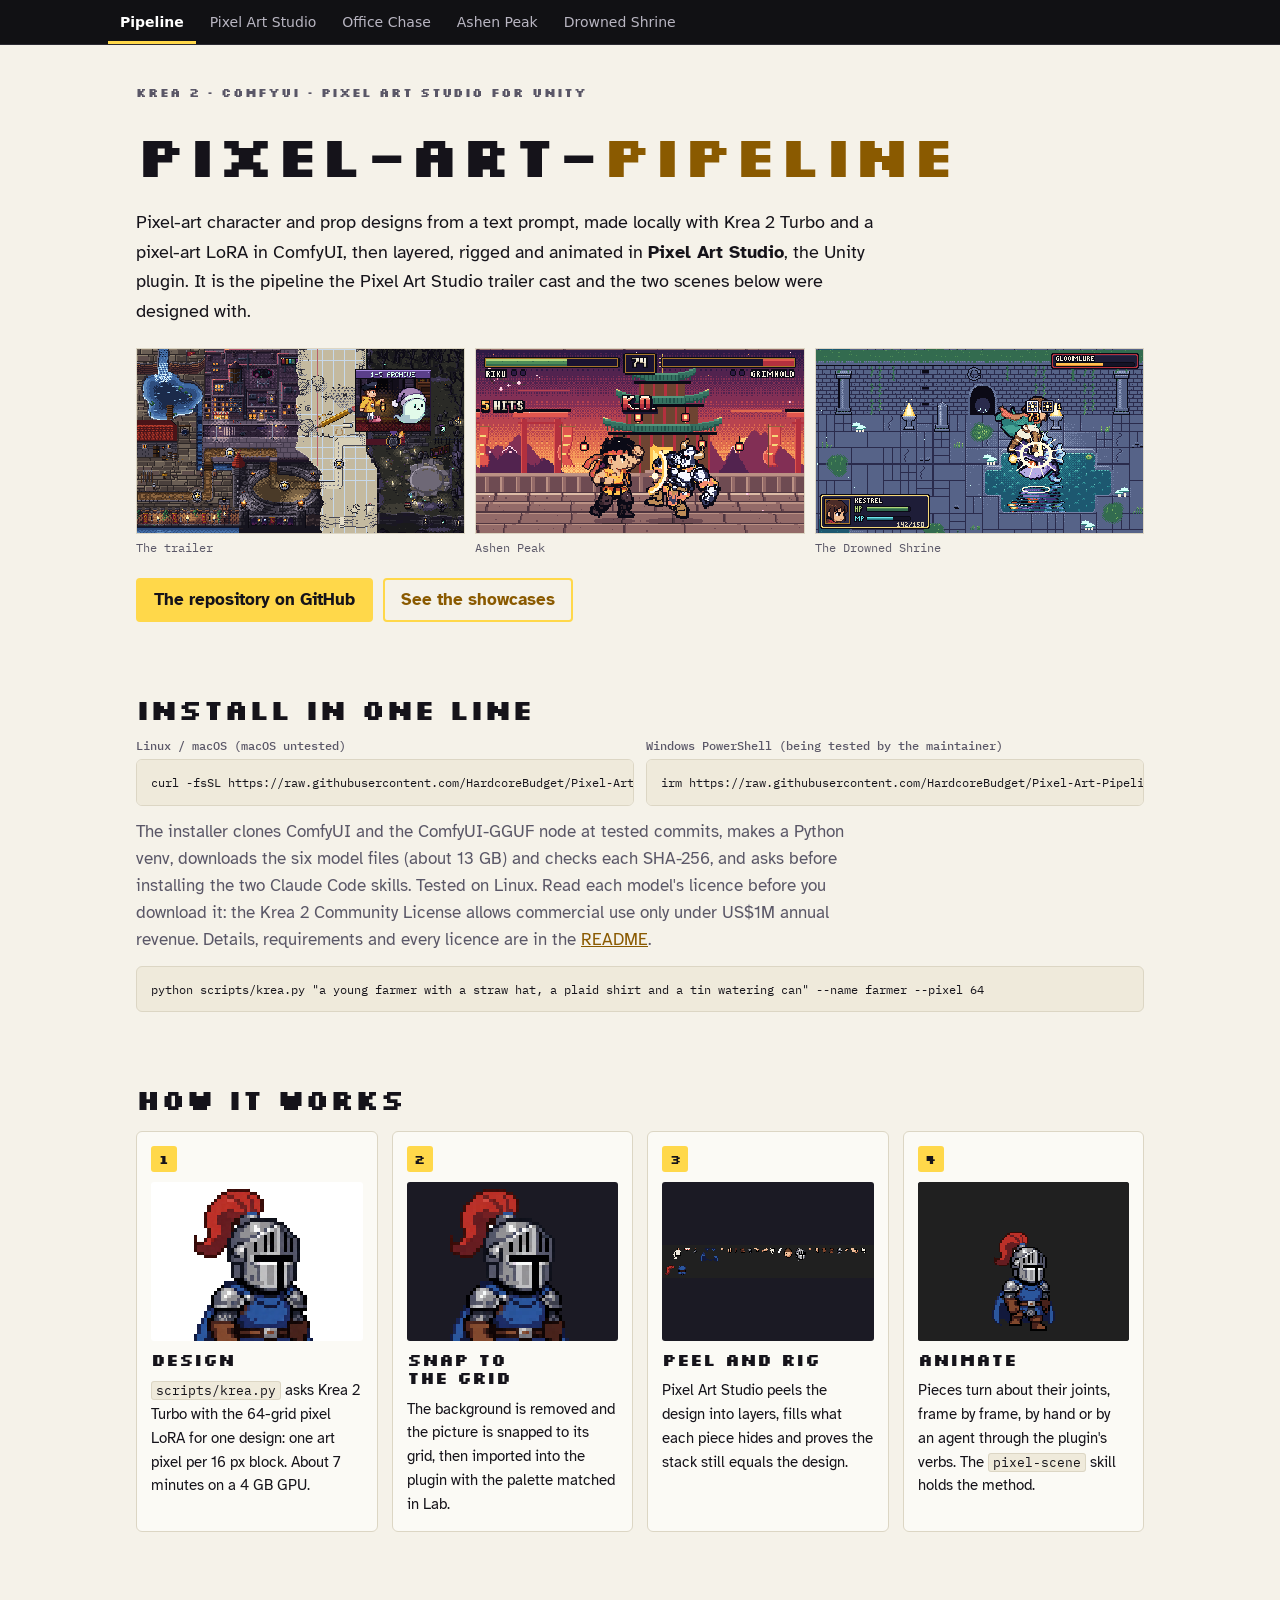
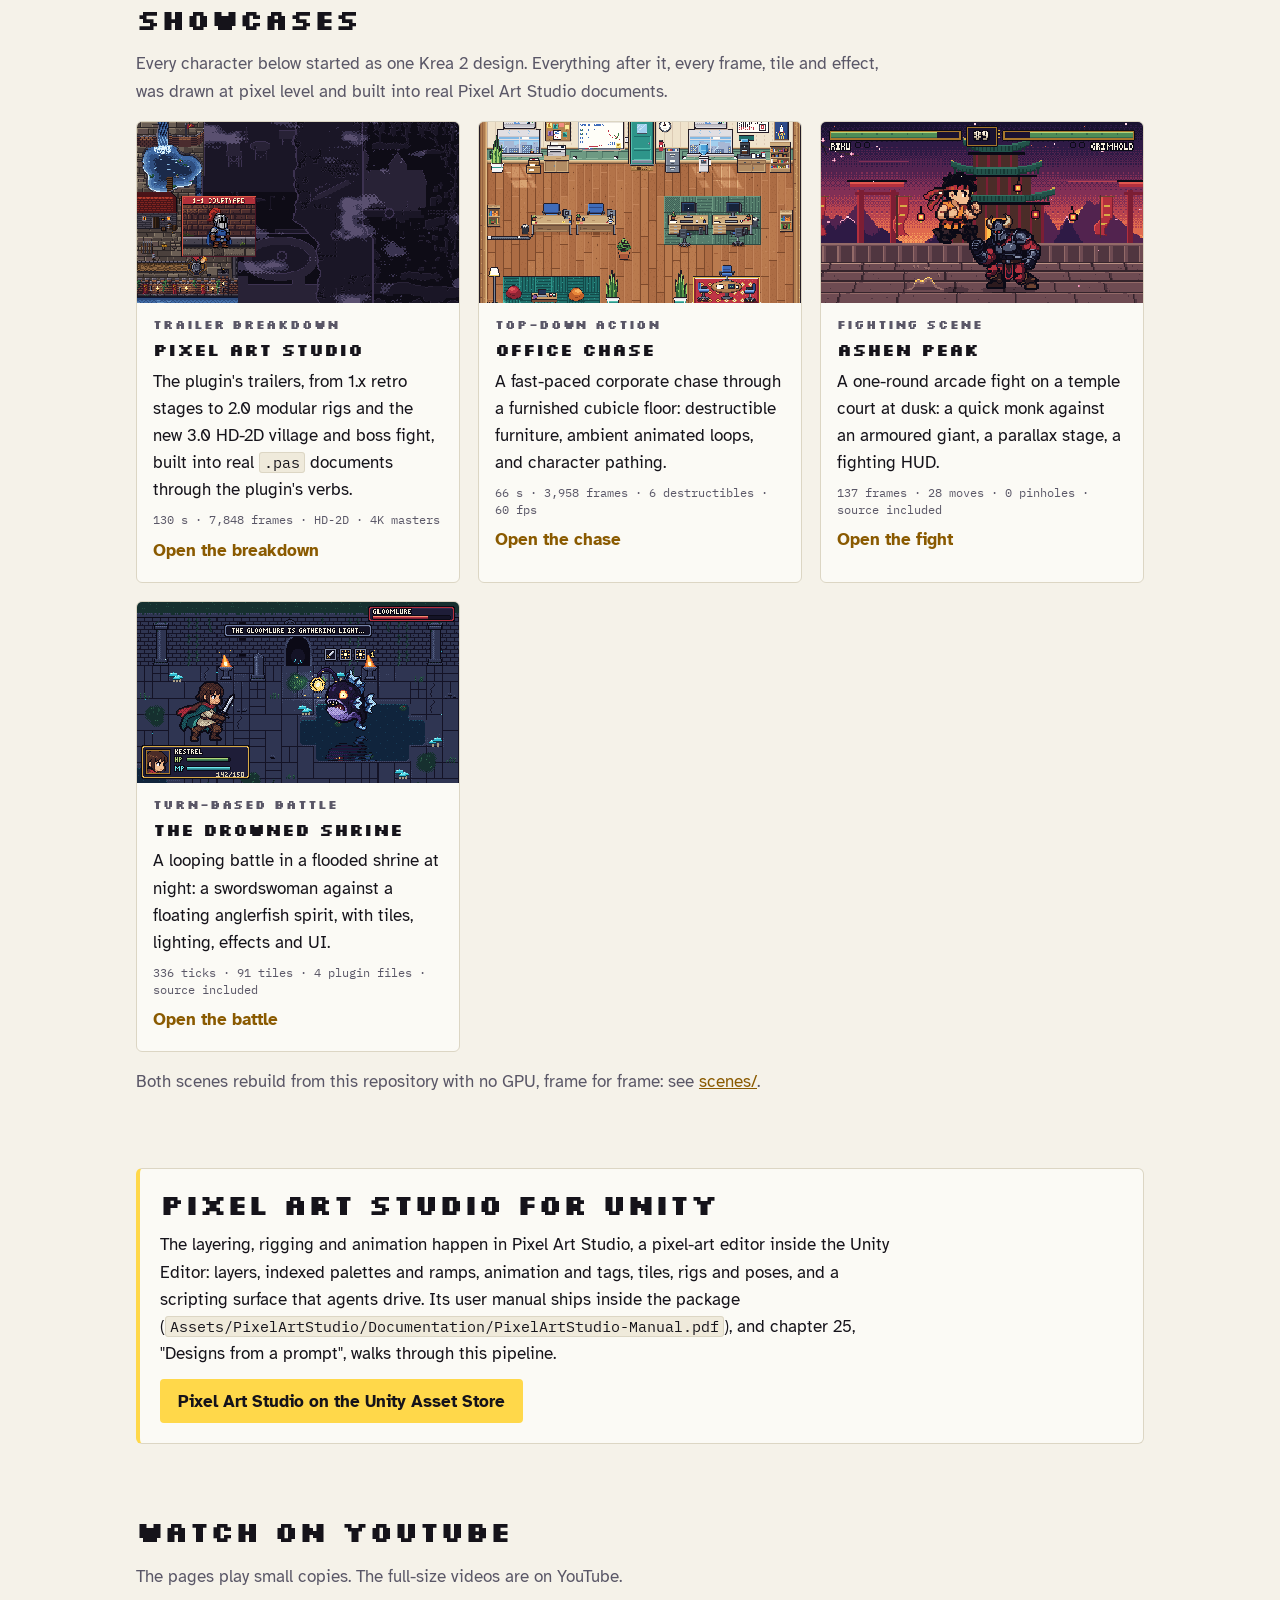
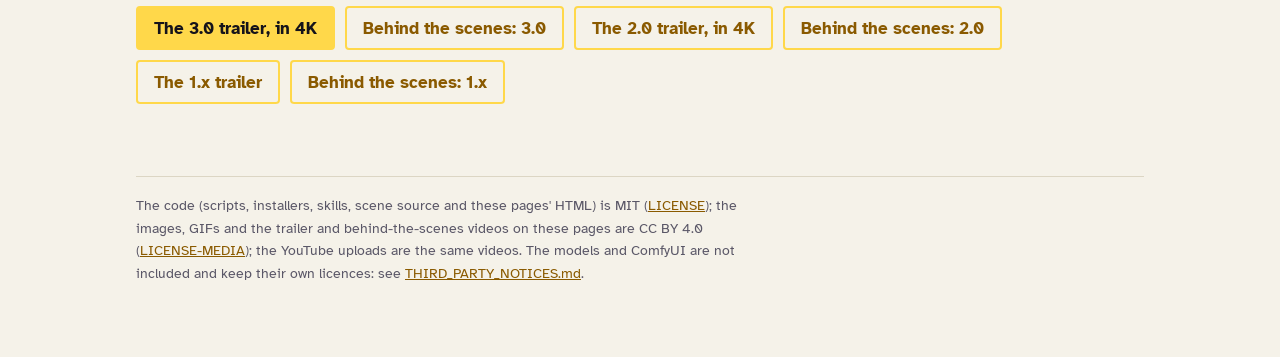
<file: docs/index.html>
<!doctype html>
<html lang="en">
<head>
<meta charset="utf-8">
<meta name="viewport" content="width=device-width, initial-scale=1">
<title>Pixel-Art-Pipeline</title>
<meta name="description" content="Pixel-art designs from a text prompt with Krea 2 in ComfyUI, and the route into Pixel Art Studio for Unity, with three showcases built through it.">
<link rel="preconnect" href="https://fonts.googleapis.com">
<link rel="preconnect" href="https://fonts.gstatic.com" crossorigin>
<link rel="stylesheet" href="https://fonts.googleapis.com/css2?family=Atkinson+Hyperlegible:wght@400;700&family=IBM+Plex+Mono:wght@400;500&family=Silkscreen:wght@400;700&display=swap">
<style>
:root {
  --bg: #0d0c12; --surface: #16151d; --raise: #1d1c26; --ink: #f2efe6; --muted: #a9a5b6; --line: #2d2b39;
  --accent: #ffd84a; --accent-text: #ffd84a; --on-accent: #0d0c12; --code-bg: #1d1c26;
  --display: "Silkscreen", "Courier New", ui-monospace, monospace;
  --body: "Atkinson Hyperlegible", "Segoe UI", system-ui, sans-serif;
  --mono: "IBM Plex Mono", ui-monospace, "SFMono-Regular", Menlo, Consolas, monospace;
  color-scheme: dark;
}
@media (prefers-color-scheme: light) {
  :root:not([data-theme="dark"]) {
    --bg: #f5f2e9; --surface: #fbfaf5; --raise: #ffffff; --ink: #15131a; --muted: #5a5767; --line: #dcd6c4;
    --accent: #ffd84a; --accent-text: #8a5a00; --on-accent: #15131a; --code-bg: #efeadb; color-scheme: light;
  }
}
:root[data-theme="light"] {
  --bg: #f5f2e9; --surface: #fbfaf5; --raise: #ffffff; --ink: #15131a; --muted: #5a5767; --line: #dcd6c4;
  --accent: #ffd84a; --accent-text: #8a5a00; --on-accent: #15131a; --code-bg: #efeadb; color-scheme: light;
}
* { box-sizing: border-box; }
html { -webkit-text-size-adjust: 100%; }
body { margin: 0; background: var(--bg); color: var(--ink); font: 17px/1.6 var(--body); }
main { max-width: 1040px; margin: 0 auto; padding: 40px 16px 72px; display: flex; flex-direction: column; gap: 72px; }
h1, h2, h3 { font-family: var(--display); font-weight: 700; margin: 0; line-height: 1.1; text-wrap: balance; }
h1 { font-size: clamp(2rem, 7vw, 3.6rem); letter-spacing: 0.01em; }
h1 span { color: var(--accent-text); }
h2 { font-size: clamp(1.3rem, 4vw, 1.75rem); }
h3 { font-size: 1.05rem; }
p { margin: 0; max-width: 68ch; }
a { color: var(--accent-text); }
a:focus-visible, summary:focus-visible { outline: 2px solid var(--accent); outline-offset: 3px; }
.muted { color: var(--muted); }
.eyebrow { font: 700 0.72rem/1.4 var(--display); letter-spacing: 0.08em; text-transform: uppercase; color: var(--muted); margin: 0; }
.stack { display: flex; flex-direction: column; gap: 16px; }
.px { image-rendering: crisp-edges; image-rendering: pixelated; }
img { max-width: 100%; height: auto; display: block; }
code { font: 0.86em/1.4 var(--mono); background: var(--code-bg); border: 1px solid var(--line); padding: 0 4px; border-radius: 3px; overflow-wrap: anywhere; }
pre { margin: 0; background: var(--code-bg); border: 1px solid var(--line); border-radius: 6px; padding: 12px 14px; overflow-x: auto; font: 0.84rem/1.55 var(--mono); }
pre code { background: none; border: 0; padding: 0; overflow-wrap: normal; }

.hero { display: grid; gap: 22px; }
.lede { font-size: 1.15rem; max-width: 62ch; }
.hero-art { display: grid; grid-template-columns: repeat(3, minmax(0, 1fr)); gap: 10px; }
.hero-art figure { margin: 0; display: grid; gap: 6px; }
.hero-art img { width: 100%; background: #000; border: 1px solid var(--line); }
.hero-art figcaption { font: 0.74rem/1.3 var(--mono); color: var(--muted); }
.cta { display: flex; flex-wrap: wrap; gap: 10px; }
.btn { display: inline-flex; align-items: center; min-height: 44px; padding: 0 16px; border-radius: 4px; text-decoration: none; font-weight: 700; border: 2px solid var(--accent); }
.btn.primary { background: var(--accent); color: var(--on-accent); }
.btn.ghost { color: var(--accent-text); }
.btn:hover { filter: brightness(1.08); }

.install { display: grid; gap: 12px; }
.tabs-os { display: grid; grid-template-columns: repeat(auto-fit, minmax(min(100%, 420px), 1fr)); gap: 12px; }
.os { display: grid; gap: 6px; }
.os .label { font: 500 0.78rem/1.3 var(--mono); color: var(--muted); }

.steps { list-style: none; margin: 0; padding: 0; display: grid; grid-template-columns: repeat(auto-fit, minmax(min(100%, 220px), 1fr)); gap: 14px; counter-reset: s; }
.steps li { background: var(--surface); border: 1px solid var(--line); border-radius: 6px; padding: 14px; display: grid; gap: 10px; align-content: start; counter-increment: s; }
.steps li::before { content: counter(s); font: 700 0.8rem/1 var(--display); color: var(--on-accent); background: var(--accent); width: 26px; height: 26px; display: grid; place-items: center; border-radius: 3px; }
.steps .art { background: #fff; border-radius: 3px; display: grid; place-items: center; aspect-ratio: 4 / 3; overflow: hidden; }
.steps .art.dark { background: #1b1a24; }
.steps .art img { width: 100%; height: 100%; object-fit: contain; }
.steps p { font-size: 0.93rem; }

.cards { display: grid; grid-template-columns: repeat(auto-fit, minmax(min(100%, 300px), 1fr)); gap: 18px; }
.card { background: var(--surface); border: 1px solid var(--line); border-radius: 6px; overflow: hidden; display: grid; grid-template-rows: auto 1fr; text-decoration: none; color: inherit; }
.card:hover { border-color: var(--accent); }
.card:focus-visible { outline: 2px solid var(--accent); outline-offset: 3px; }
.card img { width: 100%; aspect-ratio: 16 / 9; object-fit: cover; background: #000; }
.card .body { padding: 14px 16px 18px; display: grid; gap: 8px; align-content: start; }
.card .facts { font: 0.76rem/1.4 var(--mono); color: var(--muted); }
.card .go { font-weight: 700; color: var(--accent-text); }

.plugin { background: var(--surface); border: 1px solid var(--line); border-left: 4px solid var(--accent); border-radius: 6px; padding: 20px; display: grid; gap: 12px; }
footer { border-top: 1px solid var(--line); padding-top: 18px; font-size: 0.88rem; color: var(--muted); display: grid; gap: 8px; }
@media (max-width: 560px) {
  body { font-size: 16px; }
  .hero-art { grid-template-columns: 1fr 1fr; }
  .hero-art figure:first-child { grid-column: 1 / -1; }
}
</style>
<link rel="stylesheet" href="assets/site-tabs.css">
</head>
<body>
<a class="site-skip" href="#content">Skip to content</a>
<nav class="site-tabs" aria-label="Site">
  <ul>
    <li><a href="index.html" aria-current="page">Pipeline</a></li>
    <li><a href="pixel-art-studio/index.html">Pixel Art Studio</a></li>
    <li><a href="office-chase/index.html">Office Chase</a></li>
    <li><a href="ashen-peak/index.html">Ashen Peak</a></li>
    <li><a href="drowned-shrine/index.html">Drowned Shrine</a></li>
  </ul>
</nav>

<main id="content">
  <header class="hero">
    <p class="eyebrow">Krea 2 &middot; ComfyUI &middot; Pixel Art Studio for Unity</p>
    <h1>Pixel-Art-<span>Pipeline</span></h1>
    <p class="lede">Pixel-art character and prop designs from a text prompt, made locally with Krea 2 Turbo and a pixel-art
      LoRA in ComfyUI, then layered, rigged and animated in <strong>Pixel Art Studio</strong>, the Unity plugin. It is the
      pipeline the Pixel Art Studio trailer cast and the two scenes below were designed with.</p>
    <div class="hero-art">
      <figure><img class="px" src="pixel-art-studio/media/poster.png" width="480" height="270" alt="The Pixel Art Studio trailer's title frame"><figcaption>The trailer</figcaption></figure>
      <figure><img class="px" src="ashen-peak/media/key_302.png" width="256" height="144" alt="Ashen Peak: Riku's flaming uppercut lands the K.O."><figcaption>Ashen Peak</figcaption></figure>
      <figure><img class="px" src="drowned-shrine/media/key_225.png" width="320" height="180" alt="The Drowned Shrine: Kestrel's Dawn Cleave sunburst"><figcaption>The Drowned Shrine</figcaption></figure>
    </div>
    <div class="cta">
      <a class="btn primary" href="https://github.com/HardcoreBudget/Pixel-Art-Pipeline">The repository on GitHub</a>
      <a class="btn ghost" href="#showcases">See the showcases</a>
    </div>
  </header>

  <section class="install" aria-labelledby="h-install">
    <h2 id="h-install">Install in one line</h2>
    <div class="tabs-os">
      <div class="os"><span class="label">Linux / macOS (macOS untested)</span>
        <pre><code>curl -fsSL https://raw.githubusercontent.com/HardcoreBudget/Pixel-Art-Pipeline/main/install.sh | bash</code></pre></div>
      <div class="os"><span class="label">Windows PowerShell (being tested by the maintainer)</span>
        <pre><code>irm https://raw.githubusercontent.com/HardcoreBudget/Pixel-Art-Pipeline/main/install.ps1 | iex</code></pre></div>
    </div>
    <p class="muted">The installer clones ComfyUI and the ComfyUI-GGUF node at tested commits, makes a Python venv, downloads
      the six model files (about 13 GB) and checks each SHA-256, and asks before installing the two Claude Code skills.
      Tested on Linux. Read each model's licence before you download it: the Krea 2
      Community License allows commercial use only under US$1M annual revenue. Details, requirements and every licence are
      in the <a href="https://github.com/HardcoreBudget/Pixel-Art-Pipeline#readme">README</a>.</p>
    <pre><code>python scripts/krea.py "a young farmer with a straw hat, a plaid shirt and a tin watering can" --name farmer --pixel 64</code></pre>
  </section>

  <section class="stack" aria-labelledby="h-how">
    <h2 id="h-how">How it works</h2>
    <ol class="steps">
      <li><div class="art"><img class="px" src="pixel-art-studio/media/cast/sir-stacks-design.png" width="256" height="256" loading="lazy" alt="Sir Stacks as Krea 2 drew him"></div>
        <h3>Design</h3><p><code>scripts/krea.py</code> asks Krea 2 Turbo with the 64-grid pixel LoRA for one design: one art pixel per 16 px block. About 7 minutes on a 4 GB GPU.</p></li>
      <li><div class="art dark"><img class="px" src="pixel-art-studio/media/cast/sir-stacks-grid6.png" loading="lazy" alt="Sir Stacks on the 64 grid"></div>
        <h3>Snap to the grid</h3><p>The background is removed and the picture is snapped to its grid, then imported into the plugin with the palette matched in Lab.</p></li>
      <li><div class="art dark"><img class="px" src="pixel-art-studio/media/cast/sir-stacks-pieces.png" loading="lazy" alt="Sir Stacks peeled into layers"></div>
        <h3>Peel and rig</h3><p>Pixel Art Studio peels the design into layers, fills what each piece hides and proves the stack still equals the design.</p></li>
      <li><div class="art dark"><img class="px" src="pixel-art-studio/media/cast/sir-stacks-walk.gif" loading="lazy" alt="Sir Stacks walking"></div>
        <h3>Animate</h3><p>Pieces turn about their joints, frame by frame, by hand or by an agent through the plugin's verbs. The <code>pixel-scene</code> skill holds the method.</p></li>
    </ol>
  </section>

  <section class="stack" id="showcases" aria-labelledby="h-showcases">
    <h2 id="h-showcases">Showcases</h2>
    <p class="muted">Every character below started as one Krea 2 design. Everything after it, every frame, tile and effect,
      was drawn at pixel level and built into real Pixel Art Studio documents.</p>
    <div class="cards">
      <a class="card" href="pixel-art-studio/index.html">
        <img class="px" src="pixel-art-studio/media/scenes/intro-f330.png" loading="lazy" alt="A frame from the trailer's intro">
        <div class="body"><p class="eyebrow">Trailer breakdown</p><h3>Pixel Art Studio</h3>
          <p>The plugin's trailers, from 1.x retro stages to 2.0 modular rigs and the new 3.0 HD-2D village and boss fight, built into real <code>.pas</code> documents through the plugin's verbs.</p>
          <span class="facts">130 s &middot; 7,848 frames &middot; HD-2D &middot; 4K masters</span><span class="go">Open the breakdown</span></div>
      </a>
      <a class="card" href="office-chase/index.html">
        <img class="px" src="office-chase/media/overview.png" loading="lazy" alt="Office Chase: top-down office breakdown">
        <div class="body"><p class="eyebrow">Top-down action</p><h3>Office Chase</h3>
          <p>A fast-paced corporate chase through a furnished cubicle floor: destructible furniture, ambient animated loops, and character pathing.</p>
          <span class="facts">66 s &middot; 3,958 frames &middot; 6 destructibles &middot; 60 fps</span><span class="go">Open the chase</span></div>
      </a>
      <a class="card" href="ashen-peak/index.html">
        <img class="px" src="ashen-peak/media/key_124.png" loading="lazy" alt="Ashen Peak: Riku jumps the shockwave">
        <div class="body"><p class="eyebrow">Fighting scene</p><h3>Ashen Peak</h3>
          <p>A one-round arcade fight on a temple court at dusk: a quick monk against an armoured giant, a parallax stage, a fighting HUD.</p>
          <span class="facts">137 frames &middot; 28 moves &middot; 0 pinholes &middot; source included</span><span class="go">Open the fight</span></div>
      </a>
      <a class="card" href="drowned-shrine/index.html">
        <img class="px" src="drowned-shrine/media/key_150.png" loading="lazy" alt="The Drowned Shrine: the Gloomlure charges under three locks">
        <div class="body"><p class="eyebrow">Turn-based battle</p><h3>The Drowned Shrine</h3>
          <p>A looping battle in a flooded shrine at night: a swordswoman against a floating anglerfish spirit, with tiles, lighting, effects and UI.</p>
          <span class="facts">336 ticks &middot; 91 tiles &middot; 4 plugin files &middot; source included</span><span class="go">Open the battle</span></div>
      </a>
    </div>
    <p class="muted">Both scenes rebuild from this repository with no GPU, frame for frame: see
      <a href="https://github.com/HardcoreBudget/Pixel-Art-Pipeline/tree/main/scenes">scenes/</a>.</p>
  </section>

  <section class="plugin" aria-labelledby="h-plugin">
    <h2 id="h-plugin">Pixel Art Studio for Unity</h2>
    <p>The layering, rigging and animation happen in Pixel Art Studio, a pixel-art editor inside the Unity Editor: layers,
      indexed palettes and ramps, animation and tags, tiles, rigs and poses, and a scripting surface that agents drive.
      Its user manual ships inside the package
      (<code>Assets/PixelArtStudio/Documentation/PixelArtStudio-Manual.pdf</code>), and chapter 25, "Designs from a
      prompt", walks through this pipeline.</p>
    <div class="cta">
      <!-- Asset Store preview link (package in review); swap for the public listing URL once it is live -->
      <a class="btn primary" href="https://assetstore.unity.com/preview/415748/1510320">Pixel Art Studio on the Unity Asset Store</a>
    </div>
  </section>

  <section class="stack" aria-labelledby="h-watch">
    <h2 id="h-watch">Watch on YouTube</h2>
    <p class="muted">The pages play small copies. The full-size videos are on YouTube.</p>
    <div class="cta">
      <a class="btn primary" href="https://youtu.be/aBeEblpDx5o">The 3.0 trailer, in 4K</a>
      <a class="btn ghost" href="https://youtu.be/tiVeYGVkB3s">Behind the scenes: 3.0</a>
      <a class="btn ghost" href="https://youtu.be/yWymEUt1rBo">The 2.0 trailer, in 4K</a>
      <a class="btn ghost" href="https://youtu.be/EIyiS7JrDjE">Behind the scenes: 2.0</a>
      <a class="btn ghost" href="https://youtu.be/WxdEQH4bKfU">The 1.x trailer</a>
      <a class="btn ghost" href="https://youtu.be/r_fc4_3jlh4">Behind the scenes: 1.x</a>
    </div>
  </section>

  <footer>
    <p>The code (scripts, installers, skills, scene source and these pages' HTML) is MIT
      (<a href="https://github.com/HardcoreBudget/Pixel-Art-Pipeline/blob/main/LICENSE">LICENSE</a>); the images, GIFs and the trailer and
      behind-the-scenes videos on these pages are CC BY 4.0
      (<a href="https://github.com/HardcoreBudget/Pixel-Art-Pipeline/blob/main/LICENSE-MEDIA">LICENSE-MEDIA</a>); the YouTube uploads are the same videos. The models and ComfyUI are
      not included and keep their own licences: see
      <a href="https://github.com/HardcoreBudget/Pixel-Art-Pipeline/blob/main/THIRD_PARTY_NOTICES.md">THIRD_PARTY_NOTICES.md</a>.</p>
  </footer>
</main>
</body>
</html>
</file>
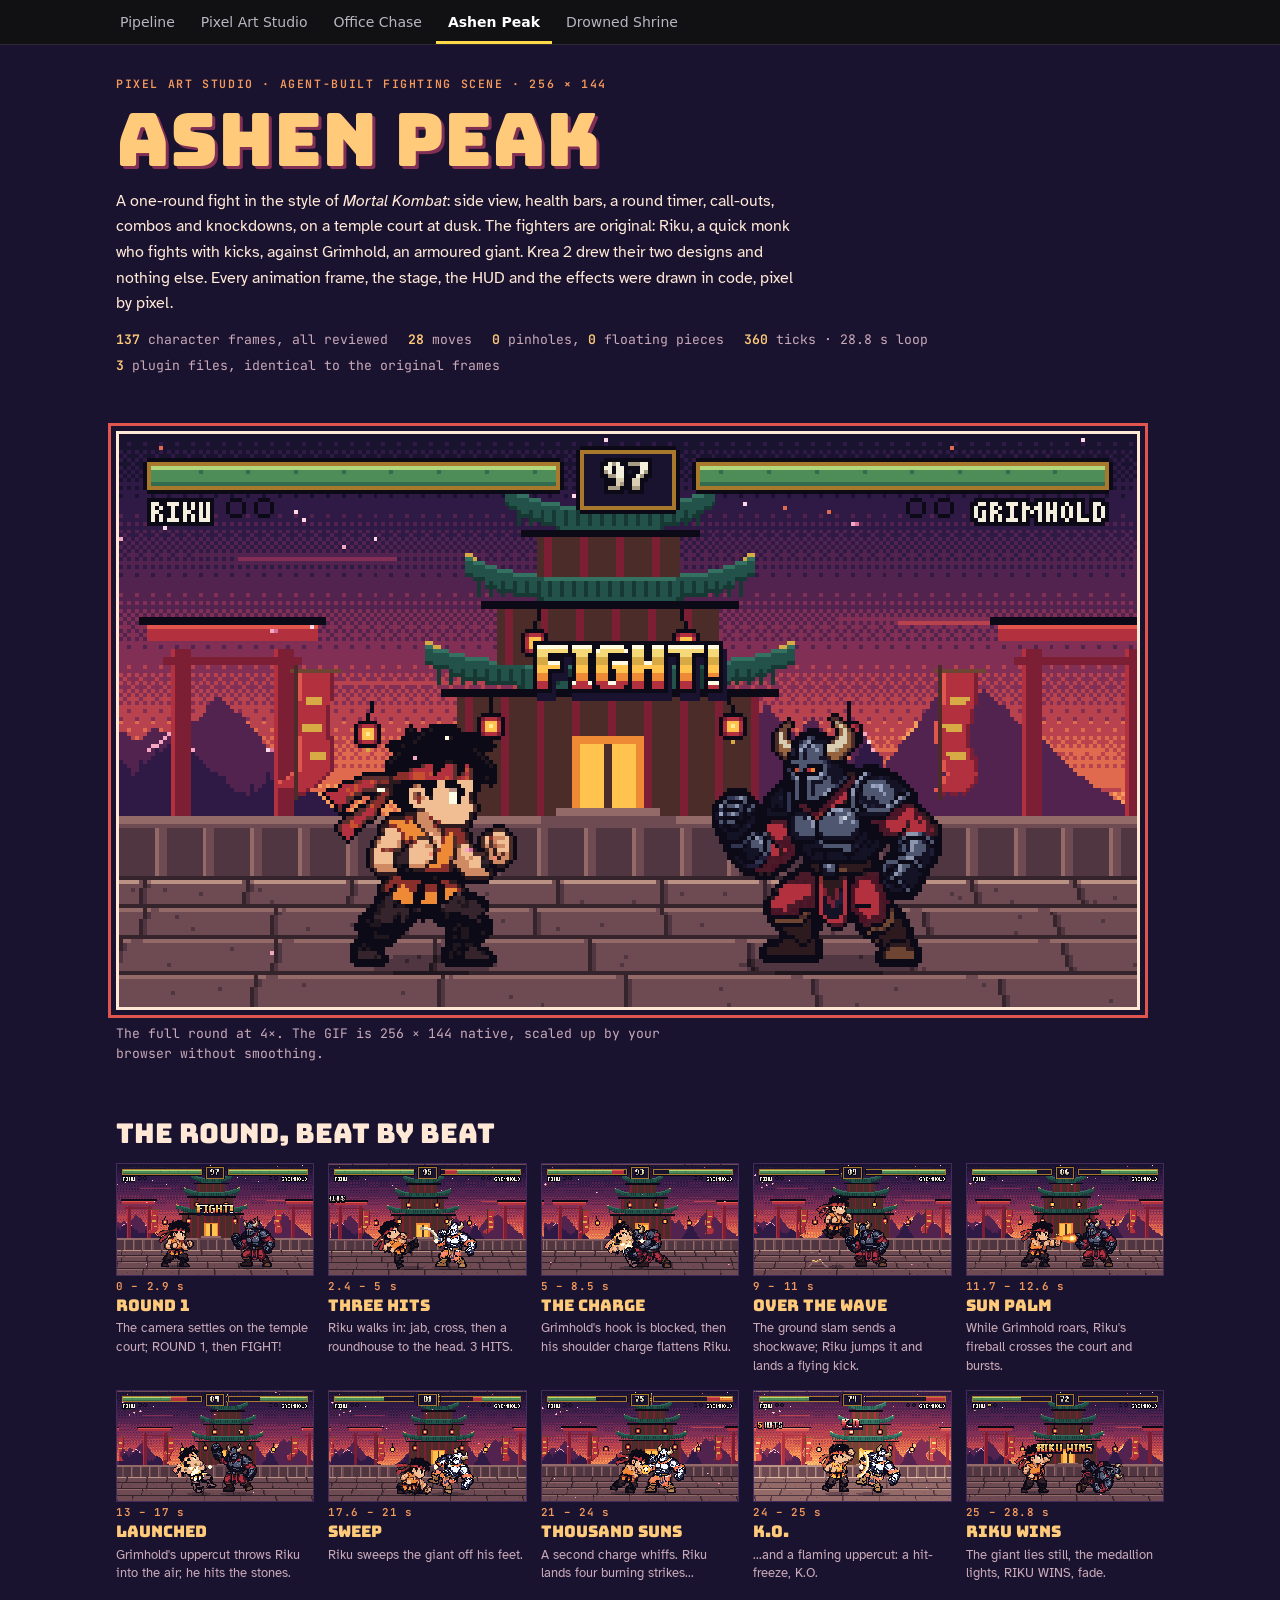
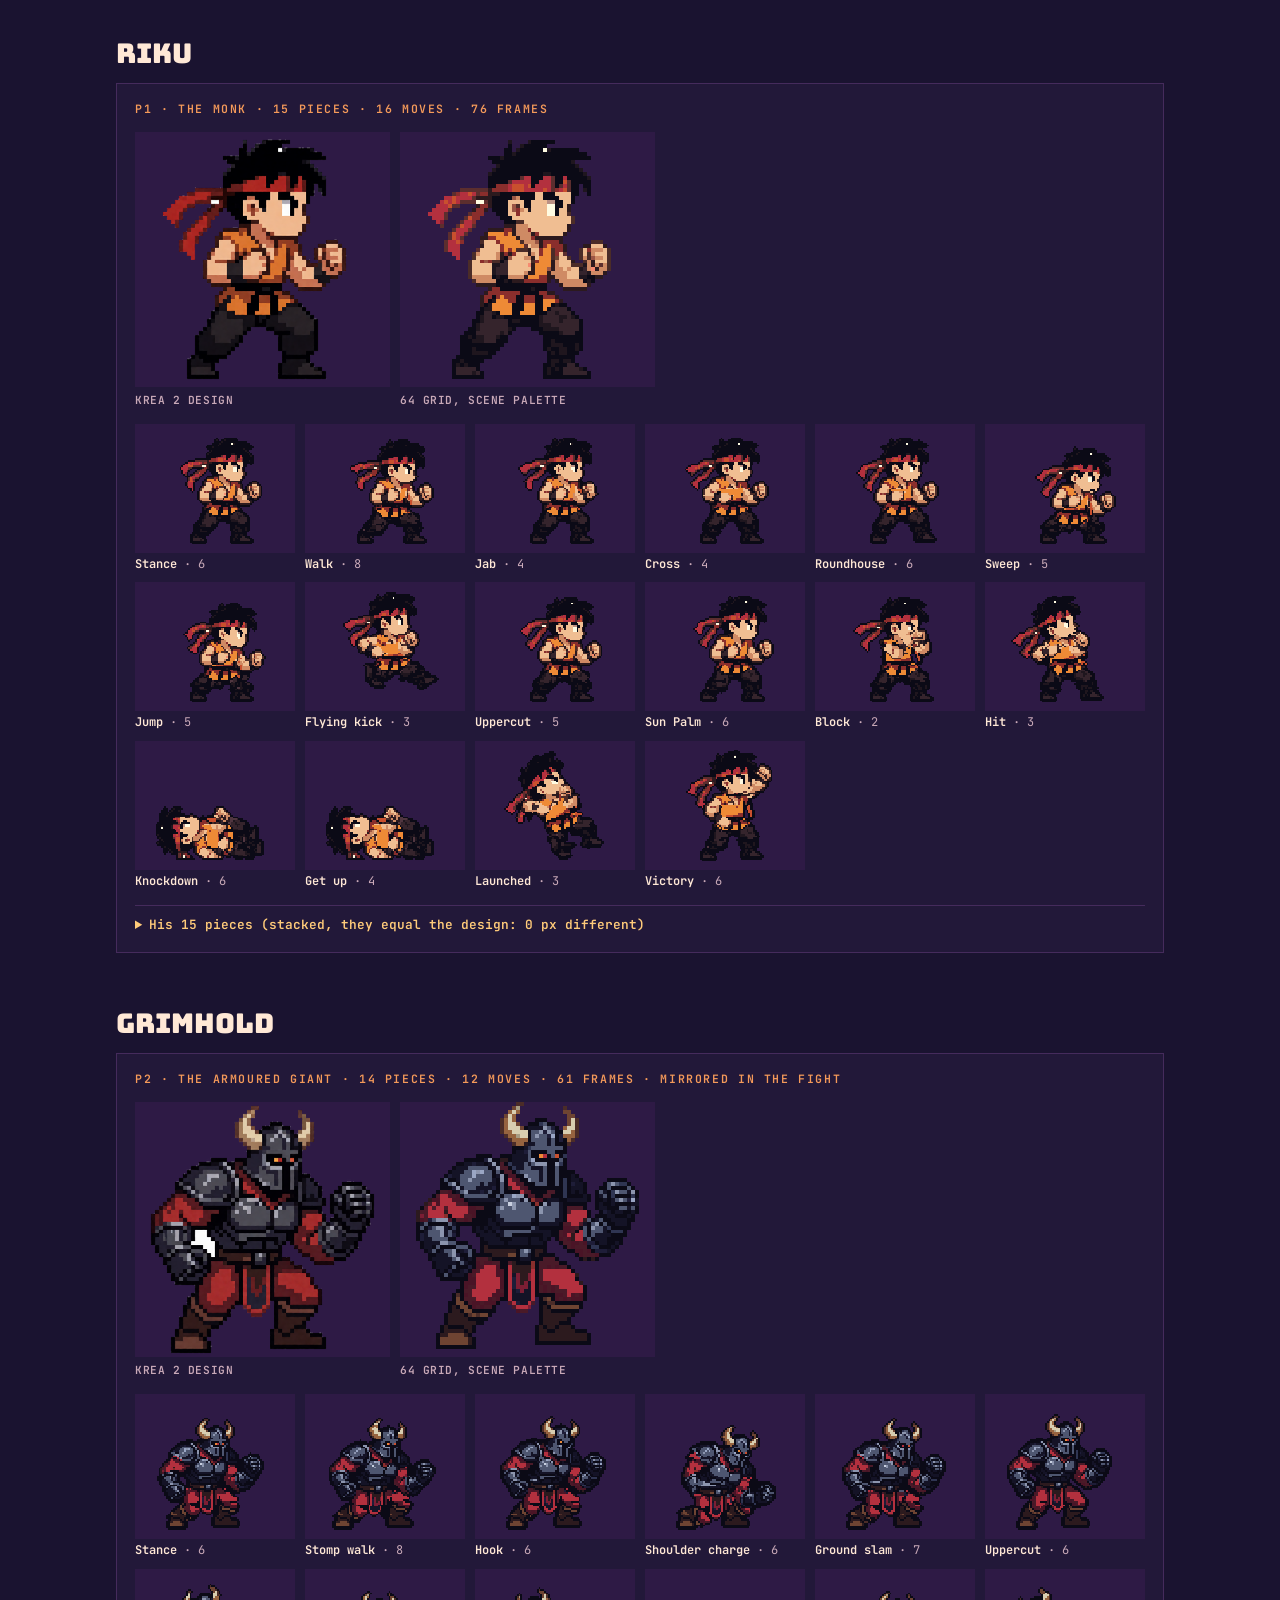
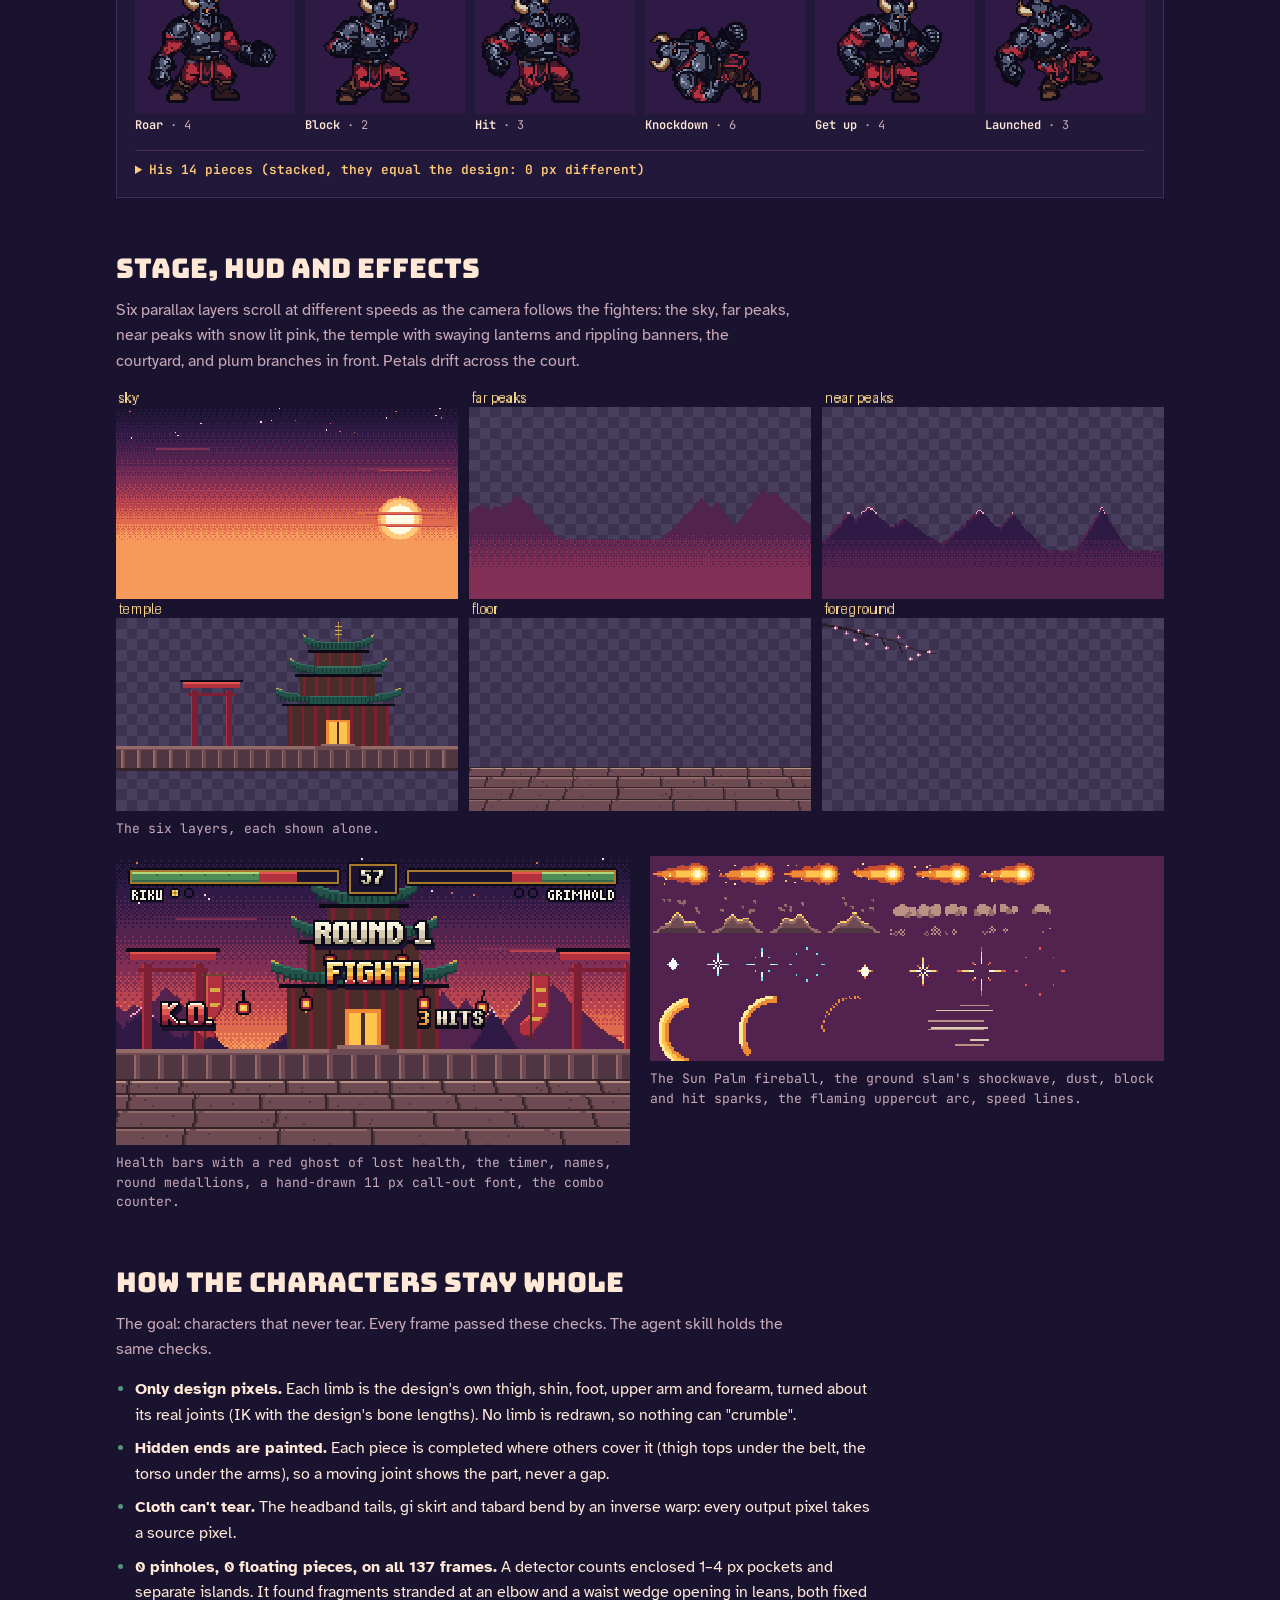
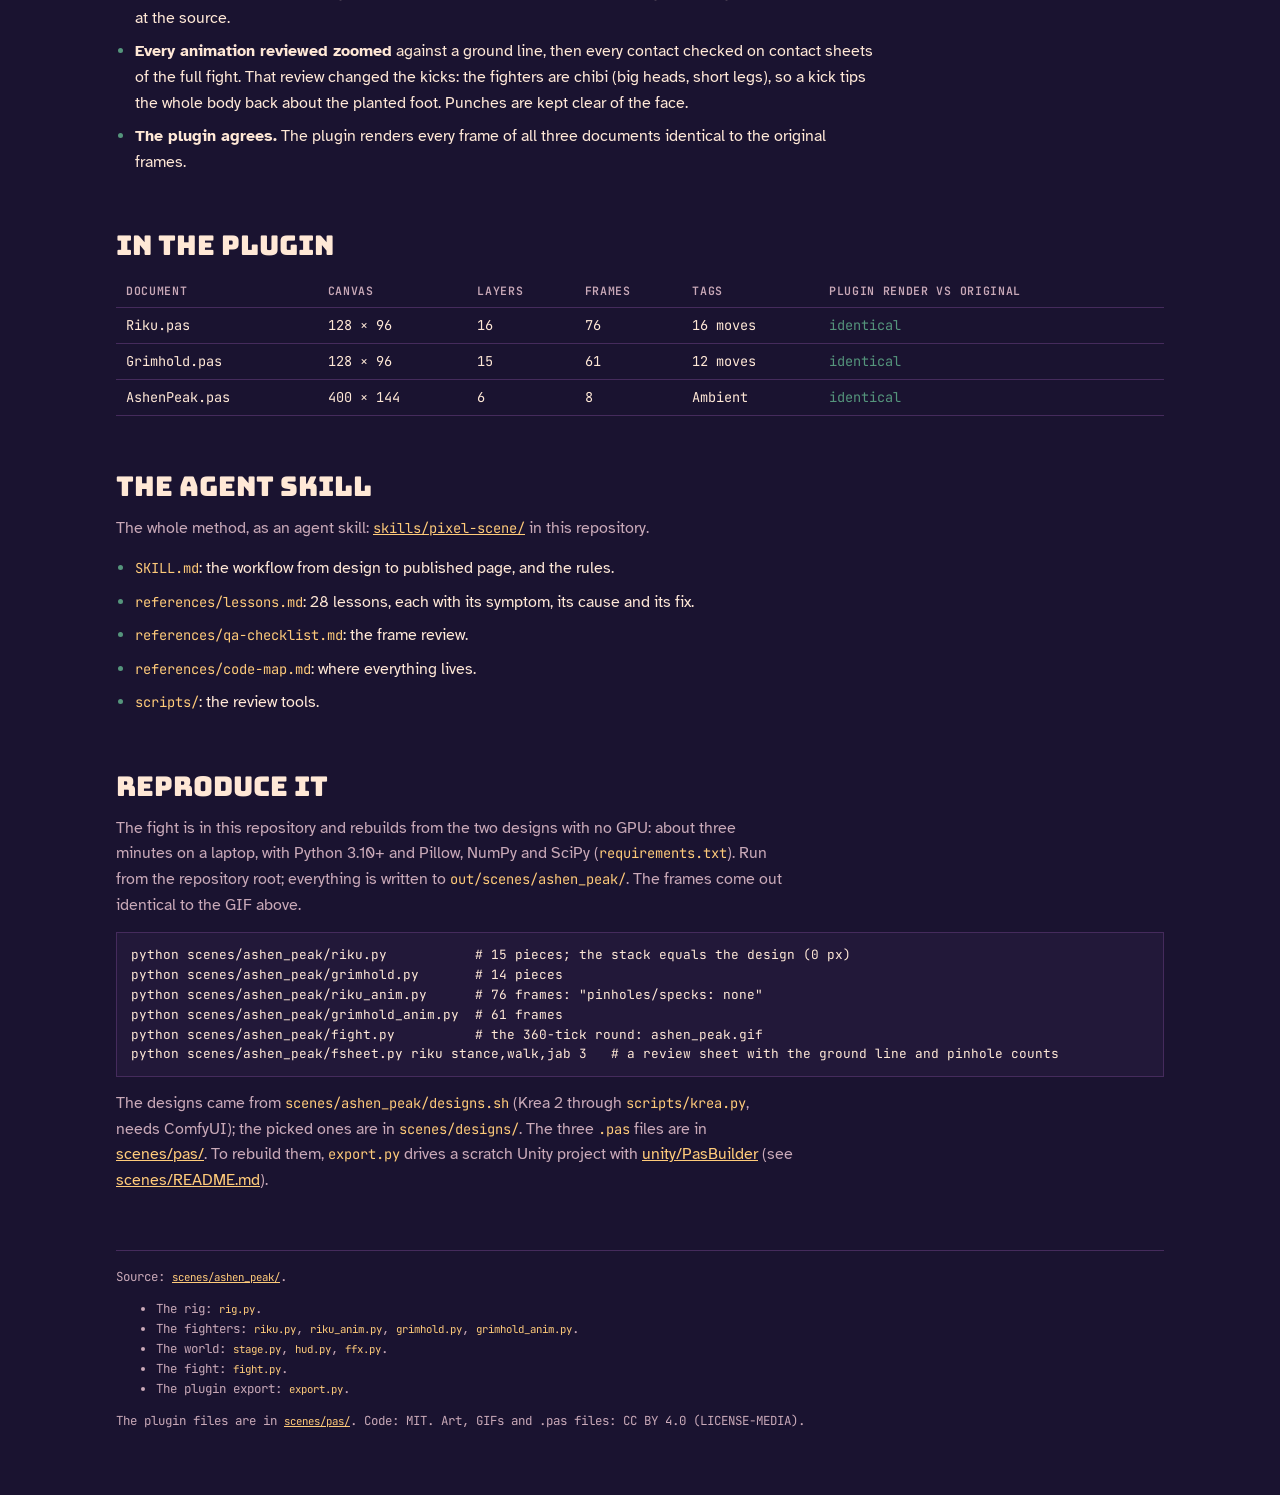
<file: docs/ashen-peak/index.html>
<!doctype html>
<html lang="en">
<head>
<meta charset="utf-8">
<meta name="viewport" content="width=device-width, initial-scale=1">
<title>Ashen Peak</title>
<meta name="description" content="A Mortal Kombat-style fighting scene built by an agent at pixel level: two fighters with full movesets, a parallax stage, a fighting HUD.">
<link rel="preconnect" href="https://fonts.googleapis.com">
<link rel="preconnect" href="https://fonts.gstatic.com" crossorigin>
<link rel="stylesheet" href="https://fonts.googleapis.com/css2?family=Bungee&family=Atkinson+Hyperlegible:wght@400;700&family=JetBrains+Mono:wght@400;600&display=swap">
<style>
:root {
  color-scheme: dark;
  --ground: #1A1330; --deep: #221839; --panel: #2E1A45; --rule: #452B5C;
  --ink: #FFE8D6; --muted: #C9A9B8; --gold: #FFCB7A; --ember: #F59A5A; --crimson: #E0564E; --jade: #55957C;
  --display: "Bungee", "JetBrains Mono", ui-monospace, monospace;
  --body: "Atkinson Hyperlegible", system-ui, -apple-system, "Segoe UI", sans-serif;
  --mono: "JetBrains Mono", ui-monospace, Menlo, monospace;
}
* { box-sizing: border-box; }
body { background: var(--ground); color: var(--ink); font: 400 16px/1.6 var(--body); margin: 0; }
main { max-width: 1080px; margin: 0 auto; padding-inline: 16px; padding-block: 32px 64px; display: grid; gap: 56px; }
h1, h2, h3 { font-family: var(--display); font-weight: 400; margin: 0; text-wrap: balance; }
h1 { font-size: clamp(2.6rem, 8vw, 4.6rem); line-height: 0.95; color: var(--gold); text-shadow: 3px 3px 0 #822F55; }
h2 { font-size: 1.7rem; line-height: 1.1; }
h3 { font-size: 1.35rem; line-height: 1; }
p { margin: 0; max-width: 68ch; }
.muted { color: var(--muted); }
.eyebrow { font: 600 0.72rem/1.2 var(--mono); letter-spacing: 0.14em; text-transform: uppercase; color: var(--ember); }
.stack { display: grid; gap: 14px; }
img.px { image-rendering: pixelated; image-rendering: crisp-edges; display: block; max-width: 100%; height: auto; }
.screen { background: #000; border: 3px solid var(--ink); box-shadow: 0 0 0 5px var(--ground), 0 0 0 8px var(--crimson); max-width: 1024px; }
.screen img { width: 1024px; }
.caption { font: 400 0.82rem/1.5 var(--mono); color: var(--muted); }
.facts { display: flex; flex-wrap: wrap; gap: 8px 20px; font: 400 0.82rem/1.4 var(--mono); color: var(--muted); }
.facts b { color: var(--gold); font-weight: 600; font-variant-numeric: tabular-nums; }
.beats { display: grid; grid-template-columns: repeat(auto-fill, minmax(min(100%, 190px), 1fr)); gap: 14px; }
.beat { display: grid; gap: 5px; align-content: start; }
.beat img { width: 100%; border: 1px solid var(--rule); }
.beat b { font-family: var(--display); font-size: 1rem; font-weight: 400; color: var(--gold); line-height: 1.1; }
.beat span { font-size: 0.84rem; color: var(--muted); line-height: 1.4; }
.beat .t { font: 600 0.68rem/1 var(--mono); color: var(--ember); letter-spacing: 0.06em; }
.fighter { background: var(--deep); border: 1px solid var(--rule); padding: 18px; display: grid; gap: 16px; }
.fighter header { display: grid; gap: 4px; }
.pair { display: grid; grid-template-columns: repeat(auto-fit, minmax(min(100%, 200px), 1fr)); gap: 10px; max-width: 520px; }
.pair figure { margin: 0; display: grid; gap: 6px; }
.pair img { width: 100%; }
.label { font: 600 0.7rem/1.3 var(--mono); color: var(--muted); letter-spacing: 0.05em; text-transform: uppercase; }
.moves { display: grid; grid-template-columns: repeat(auto-fill, minmax(150px, 1fr)); gap: 10px; }
.moves figure { margin: 0; display: grid; gap: 4px; }
.moves img { width: 100%; }
.moves figcaption { font: 400 0.75rem/1.3 var(--mono); color: var(--muted); }
.moves figcaption b { color: var(--ink); font-weight: 600; }
details { border-top: 1px solid var(--rule); padding-top: 10px; }
details summary { cursor: pointer; font: 600 0.8rem/1.4 var(--mono); color: var(--gold); }
details summary:focus-visible { outline: 2px solid var(--gold); outline-offset: 3px; }
.wide { overflow-x: auto; margin-top: 10px; }
.wide img { min-width: 640px; width: 100%; }
.two { display: grid; grid-template-columns: repeat(auto-fit, minmax(min(100%, 440px), 1fr)); gap: 20px; align-items: start; }
.two figure { margin: 0; display: grid; gap: 8px; }
ol.steps { margin: 0; padding-left: 1.3em; display: grid; gap: 10px; max-width: 76ch; }
ol.steps li::marker { color: var(--gold); font-family: var(--mono); }
ul.checks { margin: 0; padding-left: 1.2em; display: grid; gap: 8px; max-width: 76ch; }
ul.checks li::marker { color: var(--jade); }
.table { overflow-x: auto; }
table { border-collapse: collapse; width: 100%; min-width: 560px; font: 400 0.85rem/1.4 var(--mono); }
th, td { text-align: left; padding: 8px 10px; border-bottom: 1px solid var(--rule); font-variant-numeric: tabular-nums; }
th { color: var(--muted); font-weight: 600; font-size: 0.72rem; letter-spacing: 0.06em; text-transform: uppercase; }
td.ok { color: var(--jade); }
code { font-family: var(--mono); font-size: 0.86em; color: var(--gold); }
pre.cmd { margin: 0; padding: 12px 14px; background: var(--deep); border: 1px solid var(--rule); overflow-x: auto; font: 400 0.8rem/1.55 var(--mono); color: var(--ink); }
footer a, .stack a { color: var(--gold); }
footer { font: 400 0.78rem/1.6 var(--mono); color: var(--muted); border-top: 1px solid var(--rule); padding-top: 16px; }
</style>
<link rel="stylesheet" href="../assets/site-tabs.css">
</head>
<body>
<a class="site-skip" href="#content">Skip to content</a>
<nav class="site-tabs" aria-label="Site">
  <ul>
    <li><a href="../index.html">Pipeline</a></li>
    <li><a href="../pixel-art-studio/index.html">Pixel Art Studio</a></li>
    <li><a href="../office-chase/index.html">Office Chase</a></li>
    <li><a href="../ashen-peak/index.html" aria-current="page">Ashen Peak</a></li>
    <li><a href="../drowned-shrine/index.html">Drowned Shrine</a></li>
  </ul>
</nav>
<main id="content">
  <header class="stack">
    <span class="eyebrow">Pixel Art Studio · agent-built fighting scene · 256 × 144</span>
    <h1>Ashen Peak</h1>
    <p>A one-round fight in the style of <em>Mortal Kombat</em>: side view, health bars, a round timer, call-outs,
      combos and knockdowns, on a temple court at dusk. The fighters are original: Riku, a quick monk who fights with
      kicks, against Grimhold, an armoured giant. Krea 2 drew their two designs and nothing else. Every animation
      frame, the stage, the HUD and the effects were drawn in code, pixel by pixel.</p>
    <div class="facts"><span><b>137</b> character frames, all reviewed</span><span><b>28</b> moves</span><span><b>0</b> pinholes, <b>0</b> floating pieces</span><span><b>360</b> ticks · 28.8 s loop</span><span><b>3</b> plugin files, identical to the original frames</span></div>
  </header>

  <section class="stack">
    <div class="screen"><img class="px" src="media/fight.gif" alt="The full fight loop" width="1024" height="576"></div>
    <p class="caption">The full round at 4×. The GIF is 256 × 144 native, scaled up by your browser without smoothing.</p>
  </section>

  <section class="stack">
    <h2>The round, beat by beat</h2>
    <div class="beats">
      <div class="beat"><img class="px" src="media/key_26.png" alt="Round 1"><span class="t">0 – 2.9 s</span><b>Round 1</b><span>The camera settles on the temple court; ROUND 1, then FIGHT!</span></div>
      <div class="beat"><img class="px" src="media/key_57.png" alt="Three hits"><span class="t">2.4 – 5 s</span><b>Three hits</b><span>Riku walks in: jab, cross, then a roundhouse to the head. 3 HITS.</span></div>
      <div class="beat"><img class="px" src="media/key_80.png" alt="The charge"><span class="t">5 – 8.5 s</span><b>The charge</b><span>Grimhold's hook is blocked, then his shoulder charge flattens Riku.</span></div>
      <div class="beat"><img class="px" src="media/key_124.png" alt="Over the wave"><span class="t">9 – 11 s</span><b>Over the wave</b><span>The ground slam sends a shockwave; Riku jumps it and lands a flying kick.</span></div>
      <div class="beat"><img class="px" src="media/key_156.png" alt="Sun Palm"><span class="t">11.7 – 12.6 s</span><b>Sun Palm</b><span>While Grimhold roars, Riku's fireball crosses the court and bursts.</span></div>
      <div class="beat"><img class="px" src="media/key_180.png" alt="Launched"><span class="t">13 – 17 s</span><b>Launched</b><span>Grimhold's uppercut throws Riku into the air; he hits the stones.</span></div>
      <div class="beat"><img class="px" src="media/key_225.png" alt="Sweep"><span class="t">17.6 – 21 s</span><b>Sweep</b><span>Riku sweeps the giant off his feet.</span></div>
      <div class="beat"><img class="px" src="media/key_295.png" alt="Thousand Suns"><span class="t">21 – 24 s</span><b>Thousand Suns</b><span>A second charge whiffs. Riku lands four burning strikes...</span></div>
      <div class="beat"><img class="px" src="media/key_302.png" alt="K.O."><span class="t">24 – 25 s</span><b>K.O.</b><span>...and a flaming uppercut: a hit-freeze, K.O.</span></div>
      <div class="beat"><img class="px" src="media/key_330.png" alt="Riku wins"><span class="t">25 – 28.8 s</span><b>Riku wins</b><span>The giant lies still, the medallion lights, RIKU WINS, fade.</span></div>
    </div>
  </section>

  <section class="stack">
    <h2>Riku</h2>
    <article class="fighter">
      <header><span class="eyebrow">P1 · the monk · 15 pieces · 16 moves · 76 frames</span></header>
      <div class="pair">
        <figure><img class="px" src="media/riku_krea.png" alt="Krea 2 design"><span class="label">Krea 2 design</span></figure>
        <figure><img class="px" src="media/riku_grid.png" alt="64-grid version"><span class="label">64 grid, scene palette</span></figure>
      </div>
      <div class="moves">
          <figure><img class="px" src="media/riku_stance.gif" alt="riku Stance"><figcaption><b>Stance</b> · 6</figcaption></figure>
          <figure><img class="px" src="media/riku_walk.gif" alt="riku Walk"><figcaption><b>Walk</b> · 8</figcaption></figure>
          <figure><img class="px" src="media/riku_jab.gif" alt="riku Jab"><figcaption><b>Jab</b> · 4</figcaption></figure>
          <figure><img class="px" src="media/riku_cross.gif" alt="riku Cross"><figcaption><b>Cross</b> · 4</figcaption></figure>
          <figure><img class="px" src="media/riku_roundhouse.gif" alt="riku Roundhouse"><figcaption><b>Roundhouse</b> · 6</figcaption></figure>
          <figure><img class="px" src="media/riku_sweep.gif" alt="riku Sweep"><figcaption><b>Sweep</b> · 5</figcaption></figure>
          <figure><img class="px" src="media/riku_jump.gif" alt="riku Jump"><figcaption><b>Jump</b> · 5</figcaption></figure>
          <figure><img class="px" src="media/riku_flykick.gif" alt="riku Flying kick"><figcaption><b>Flying kick</b> · 3</figcaption></figure>
          <figure><img class="px" src="media/riku_uppercut.gif" alt="riku Uppercut"><figcaption><b>Uppercut</b> · 5</figcaption></figure>
          <figure><img class="px" src="media/riku_sunpalm.gif" alt="riku Sun Palm"><figcaption><b>Sun Palm</b> · 6</figcaption></figure>
          <figure><img class="px" src="media/riku_block.gif" alt="riku Block"><figcaption><b>Block</b> · 2</figcaption></figure>
          <figure><img class="px" src="media/riku_hit.gif" alt="riku Hit"><figcaption><b>Hit</b> · 3</figcaption></figure>
          <figure><img class="px" src="media/riku_knockdown.gif" alt="riku Knockdown"><figcaption><b>Knockdown</b> · 6</figcaption></figure>
          <figure><img class="px" src="media/riku_getup.gif" alt="riku Get up"><figcaption><b>Get up</b> · 4</figcaption></figure>
          <figure><img class="px" src="media/riku_launch.gif" alt="riku Launched"><figcaption><b>Launched</b> · 3</figcaption></figure>
          <figure><img class="px" src="media/riku_victory.gif" alt="riku Victory"><figcaption><b>Victory</b> · 6</figcaption></figure>
      </div>
      <details><summary>His 15 pieces (stacked, they equal the design: 0 px different)</summary><div class="wide"><img class="px" src="media/riku_layers.png" alt="Riku's pieces"></div></details>
    </article>
  </section>

  <section class="stack">
    <h2>Grimhold</h2>
    <article class="fighter">
      <header><span class="eyebrow">P2 · the armoured giant · 14 pieces · 12 moves · 61 frames · mirrored in the fight</span></header>
      <div class="pair">
        <figure><img class="px" src="media/grimhold_krea.png" alt="Krea 2 design"><span class="label">Krea 2 design</span></figure>
        <figure><img class="px" src="media/grimhold_grid.png" alt="64-grid version"><span class="label">64 grid, scene palette</span></figure>
      </div>
      <div class="moves">
          <figure><img class="px" src="media/grimhold_stance.gif" alt="grimhold Stance"><figcaption><b>Stance</b> · 6</figcaption></figure>
          <figure><img class="px" src="media/grimhold_walk.gif" alt="grimhold Stomp walk"><figcaption><b>Stomp walk</b> · 8</figcaption></figure>
          <figure><img class="px" src="media/grimhold_hook.gif" alt="grimhold Hook"><figcaption><b>Hook</b> · 6</figcaption></figure>
          <figure><img class="px" src="media/grimhold_charge.gif" alt="grimhold Shoulder charge"><figcaption><b>Shoulder charge</b> · 6</figcaption></figure>
          <figure><img class="px" src="media/grimhold_slam.gif" alt="grimhold Ground slam"><figcaption><b>Ground slam</b> · 7</figcaption></figure>
          <figure><img class="px" src="media/grimhold_uppercut.gif" alt="grimhold Uppercut"><figcaption><b>Uppercut</b> · 6</figcaption></figure>
          <figure><img class="px" src="media/grimhold_roar.gif" alt="grimhold Roar"><figcaption><b>Roar</b> · 4</figcaption></figure>
          <figure><img class="px" src="media/grimhold_block.gif" alt="grimhold Block"><figcaption><b>Block</b> · 2</figcaption></figure>
          <figure><img class="px" src="media/grimhold_hit.gif" alt="grimhold Hit"><figcaption><b>Hit</b> · 3</figcaption></figure>
          <figure><img class="px" src="media/grimhold_knockdown.gif" alt="grimhold Knockdown"><figcaption><b>Knockdown</b> · 6</figcaption></figure>
          <figure><img class="px" src="media/grimhold_getup.gif" alt="grimhold Get up"><figcaption><b>Get up</b> · 4</figcaption></figure>
          <figure><img class="px" src="media/grimhold_launch.gif" alt="grimhold Launched"><figcaption><b>Launched</b> · 3</figcaption></figure>
      </div>
      <details><summary>His 14 pieces (stacked, they equal the design: 0 px different)</summary><div class="wide"><img class="px" src="media/grimhold_layers.png" alt="Grimhold's pieces"></div></details>
    </article>
  </section>

  <section class="stack">
    <h2>Stage, HUD and effects</h2>
    <p class="muted">Six parallax layers scroll at different speeds as the camera follows the fighters: the sky, far
      peaks, near peaks with snow lit pink, the temple with swaying lanterns and rippling banners, the courtyard, and
      plum branches in front. Petals drift across the court.</p>
    <figure style="margin:0"><img class="px" src="media/stage_layers.png" alt="the stage's parallax layers" style="width:100%"><span class="caption">The six layers, each shown alone.</span></figure>
    <div class="two">
      <figure><img class="px" src="media/hud_check.png" alt="HUD" style="width:100%"><span class="caption">Health bars with a red ghost of lost health, the timer, names, round medallions, a hand-drawn 11 px call-out font, the combo counter.</span></figure>
      <figure><img class="px" src="media/ffx_sheet.png" alt="effects" style="width:100%"><span class="caption">The Sun Palm fireball, the ground slam's shockwave, dust, block and hit sparks, the flaming uppercut arc, speed lines.</span></figure>
    </div>
  </section>

  <section class="stack">
    <h2>How the characters stay whole</h2>
    <p class="muted">The goal: characters that never tear. Every frame passed these checks. The agent skill holds the same checks.</p>
    <ul class="checks">
      <li><b>Only design pixels.</b> Each limb is the design's own thigh, shin, foot, upper arm and forearm, turned about
        its real joints (IK with the design's bone lengths). No limb is redrawn, so nothing can "crumble".</li>
      <li><b>Hidden ends are painted.</b> Each piece is completed where others cover it (thigh tops under the belt, the
        torso under the arms), so a moving joint shows the part, never a gap.</li>
      <li><b>Cloth can't tear.</b> The headband tails, gi skirt and tabard bend by an inverse warp: every output pixel
        takes a source pixel.</li>
      <li><b>0 pinholes, 0 floating pieces, on all 137 frames.</b> A detector counts enclosed 1–4 px pockets and
        separate islands. It found fragments stranded at an elbow and a waist wedge opening in leans, both fixed at the
        source.</li>
      <li><b>Every animation reviewed zoomed</b> against a ground line, then every contact checked on contact sheets
        of the full fight. That review changed the kicks: the fighters are chibi (big heads, short legs), so a kick
        tips the whole body back about the planted foot. Punches are kept clear of the face.</li>
      <li><b>The plugin agrees.</b> The plugin renders every frame of all three documents identical to the original frames.</li>
    </ul>
  </section>

  <section class="stack">
    <h2>In the plugin</h2>
    <div class="table"><table>
      <thead><tr><th>Document</th><th>Canvas</th><th>Layers</th><th>Frames</th><th>Tags</th><th>Plugin render vs original</th></tr></thead>
      <tbody>
        <tr><td>Riku.pas</td><td>128 × 96</td><td>16</td><td>76</td><td>16 moves</td><td class="ok">identical</td></tr>
        <tr><td>Grimhold.pas</td><td>128 × 96</td><td>15</td><td>61</td><td>12 moves</td><td class="ok">identical</td></tr>
        <tr><td>AshenPeak.pas</td><td>400 × 144</td><td>6</td><td>8</td><td>Ambient</td><td class="ok">identical</td></tr>
      </tbody>
    </table></div>
  </section>

  <section class="stack">
    <h2>The agent skill</h2>
    <p class="muted">The whole method, as an agent skill: <a href="https://github.com/HardcoreBudget/Pixel-Art-Pipeline/tree/main/skills/pixel-scene"><code>skills/pixel-scene/</code></a> in this repository.</p>
    <ul class="checks">
      <li><code>SKILL.md</code>: the workflow from design to published page, and the rules.</li>
      <li><code>references/lessons.md</code>: 28 lessons, each with its symptom, its cause and its fix.</li>
      <li><code>references/qa-checklist.md</code>: the frame review.</li>
      <li><code>references/code-map.md</code>: where everything lives.</li>
      <li><code>scripts/</code>: the review tools.</li>
    </ul>
  </section>

  <section class="stack">
    <h2>Reproduce it</h2>
    <p class="muted">The fight is in this repository and rebuilds from the two designs with no GPU: about three minutes on a
      laptop, with Python 3.10+ and Pillow, NumPy and SciPy (<code>requirements.txt</code>). Run from the repository root;
      everything is written to <code>out/scenes/ashen_peak/</code>. The frames come out identical to the GIF above.</p>
    <pre class="cmd">python scenes/ashen_peak/riku.py           # 15 pieces; the stack equals the design (0 px)
python scenes/ashen_peak/grimhold.py       # 14 pieces
python scenes/ashen_peak/riku_anim.py      # 76 frames: "pinholes/specks: none"
python scenes/ashen_peak/grimhold_anim.py  # 61 frames
python scenes/ashen_peak/fight.py          # the 360-tick round: ashen_peak.gif
python scenes/ashen_peak/fsheet.py riku stance,walk,jab 3   # a review sheet with the ground line and pinhole counts</pre>
    <p class="muted">The designs came from <code>scenes/ashen_peak/designs.sh</code> (Krea 2 through <code>scripts/krea.py</code>,
      needs ComfyUI); the picked ones are in <code>scenes/designs/</code>. The three <code>.pas</code> files are in
      <a href="https://github.com/HardcoreBudget/Pixel-Art-Pipeline/tree/main/scenes/pas">scenes/pas/</a>. To rebuild them, <code>export.py</code> drives a scratch Unity project
      with <a href="https://github.com/HardcoreBudget/Pixel-Art-Pipeline/tree/main/unity/PasBuilder">unity/PasBuilder</a> (see <a href="https://github.com/HardcoreBudget/Pixel-Art-Pipeline/tree/main/scenes">scenes/README.md</a>).</p>
  </section>

  <footer>Source: <a href="https://github.com/HardcoreBudget/Pixel-Art-Pipeline/tree/main/scenes/ashen_peak"><code>scenes/ashen_peak/</code></a>.
    <ul>
      <li>The rig: <code>rig.py</code>.</li>
      <li>The fighters: <code>riku.py</code>, <code>riku_anim.py</code>, <code>grimhold.py</code>, <code>grimhold_anim.py</code>.</li>
      <li>The world: <code>stage.py</code>, <code>hud.py</code>, <code>ffx.py</code>.</li>
      <li>The fight: <code>fight.py</code>.</li>
      <li>The plugin export: <code>export.py</code>.</li>
    </ul>
    The plugin files are in <a href="https://github.com/HardcoreBudget/Pixel-Art-Pipeline/tree/main/scenes/pas"><code>scenes/pas/</code></a>. Code: MIT. Art, GIFs and .pas files: CC BY 4.0 (LICENSE-MEDIA).</footer>
</main>
</body>
</html>
</file>
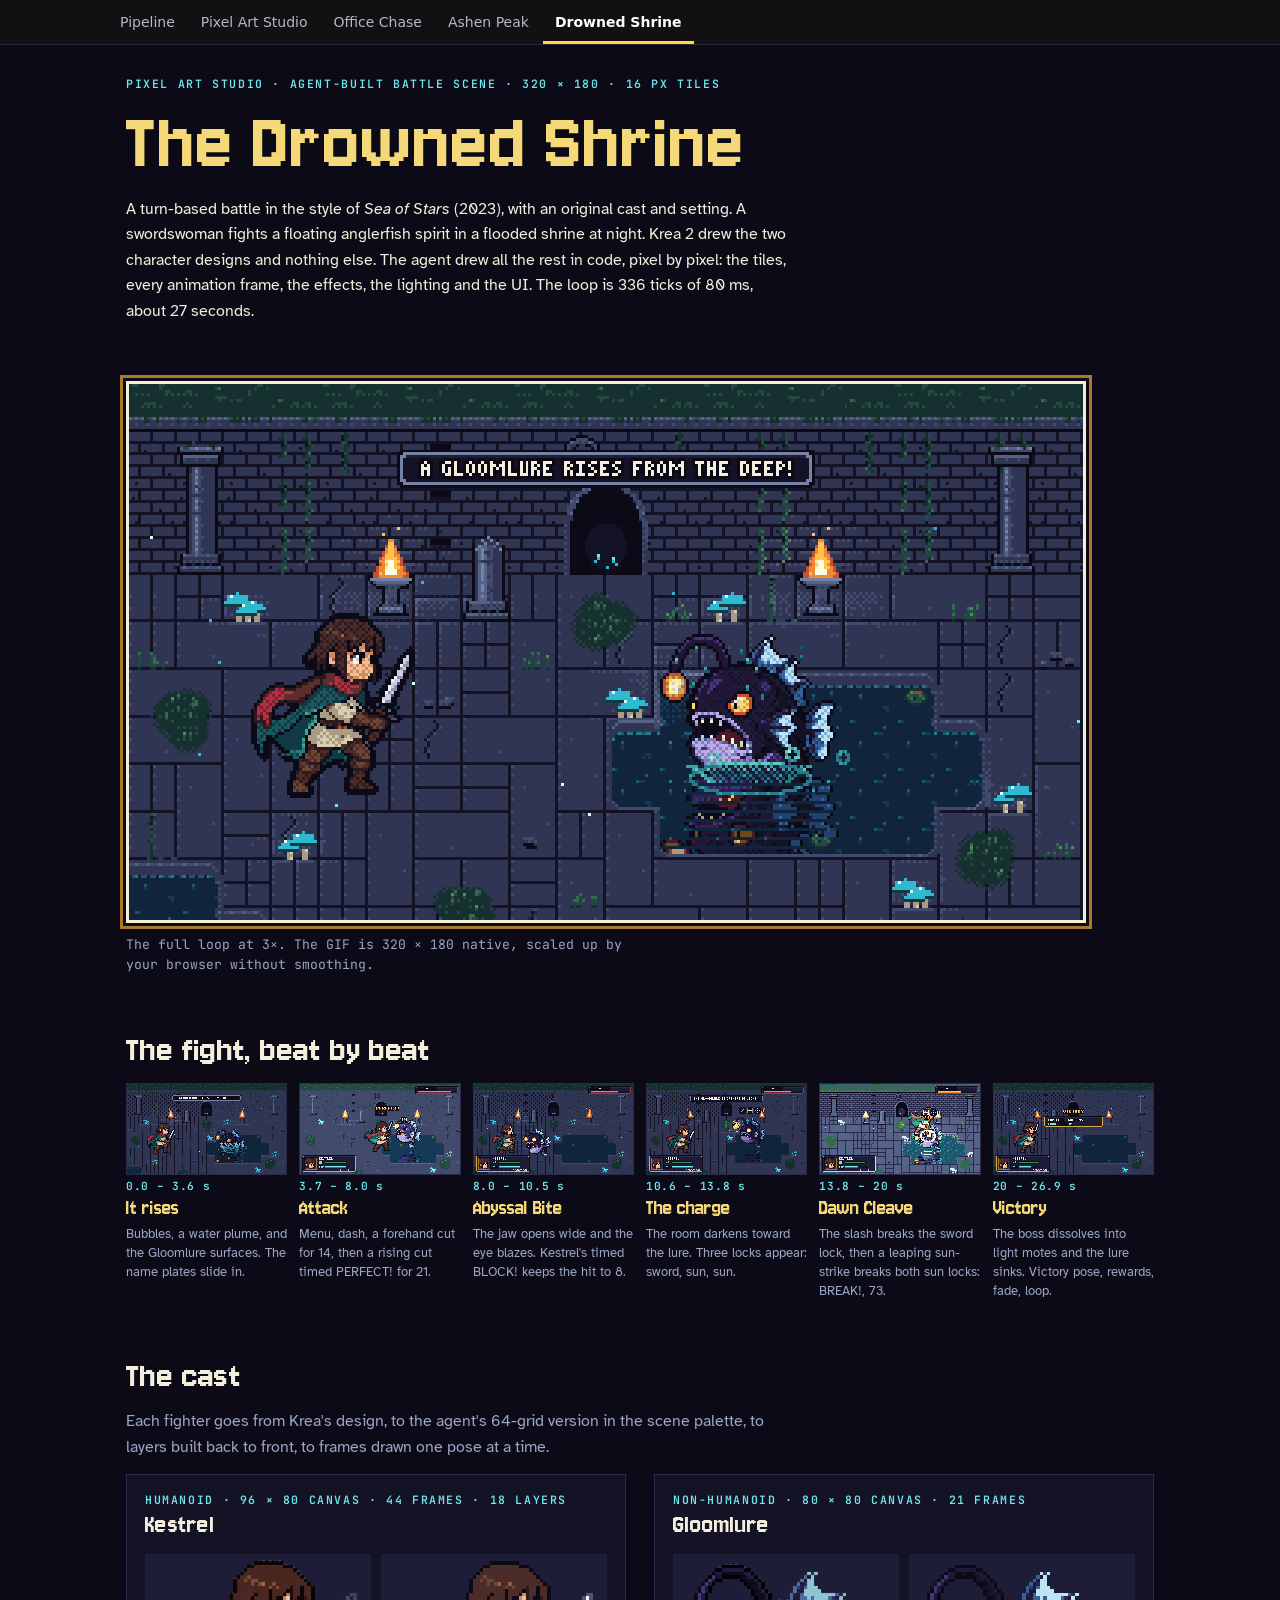
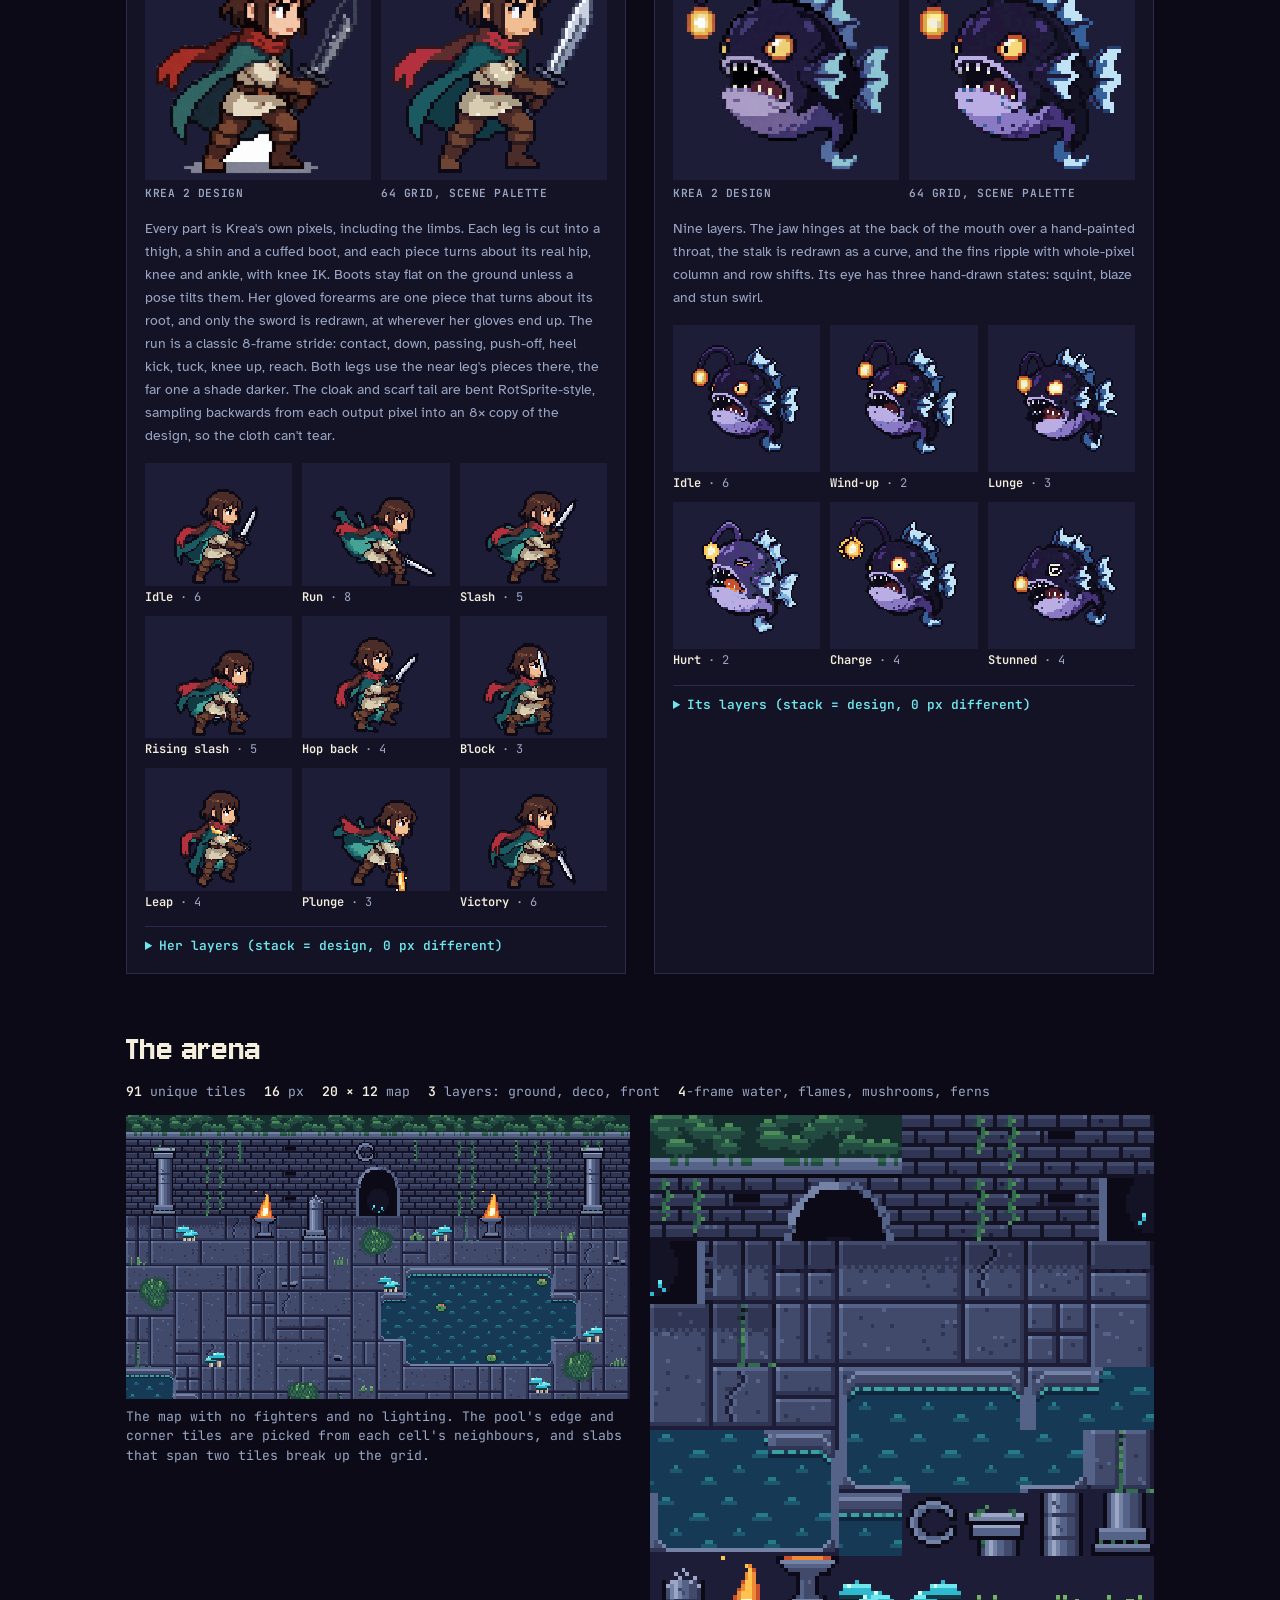
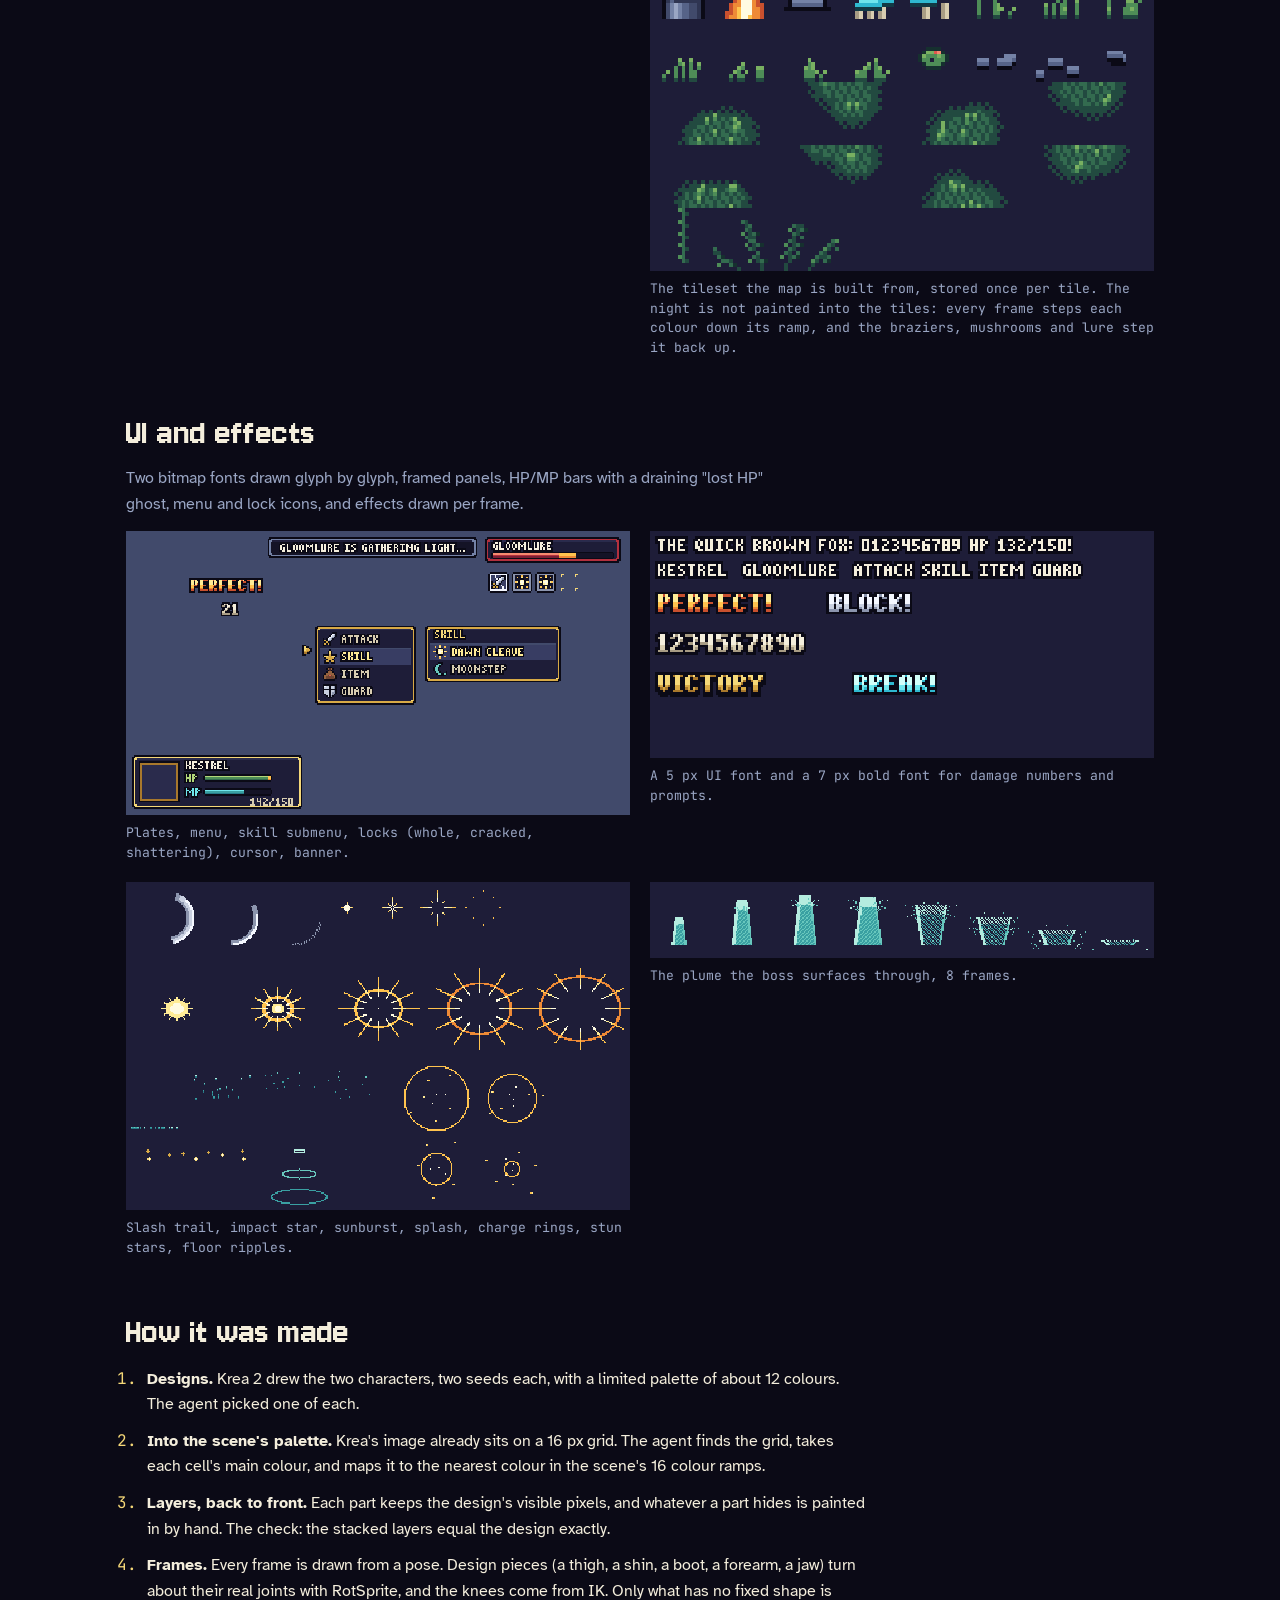
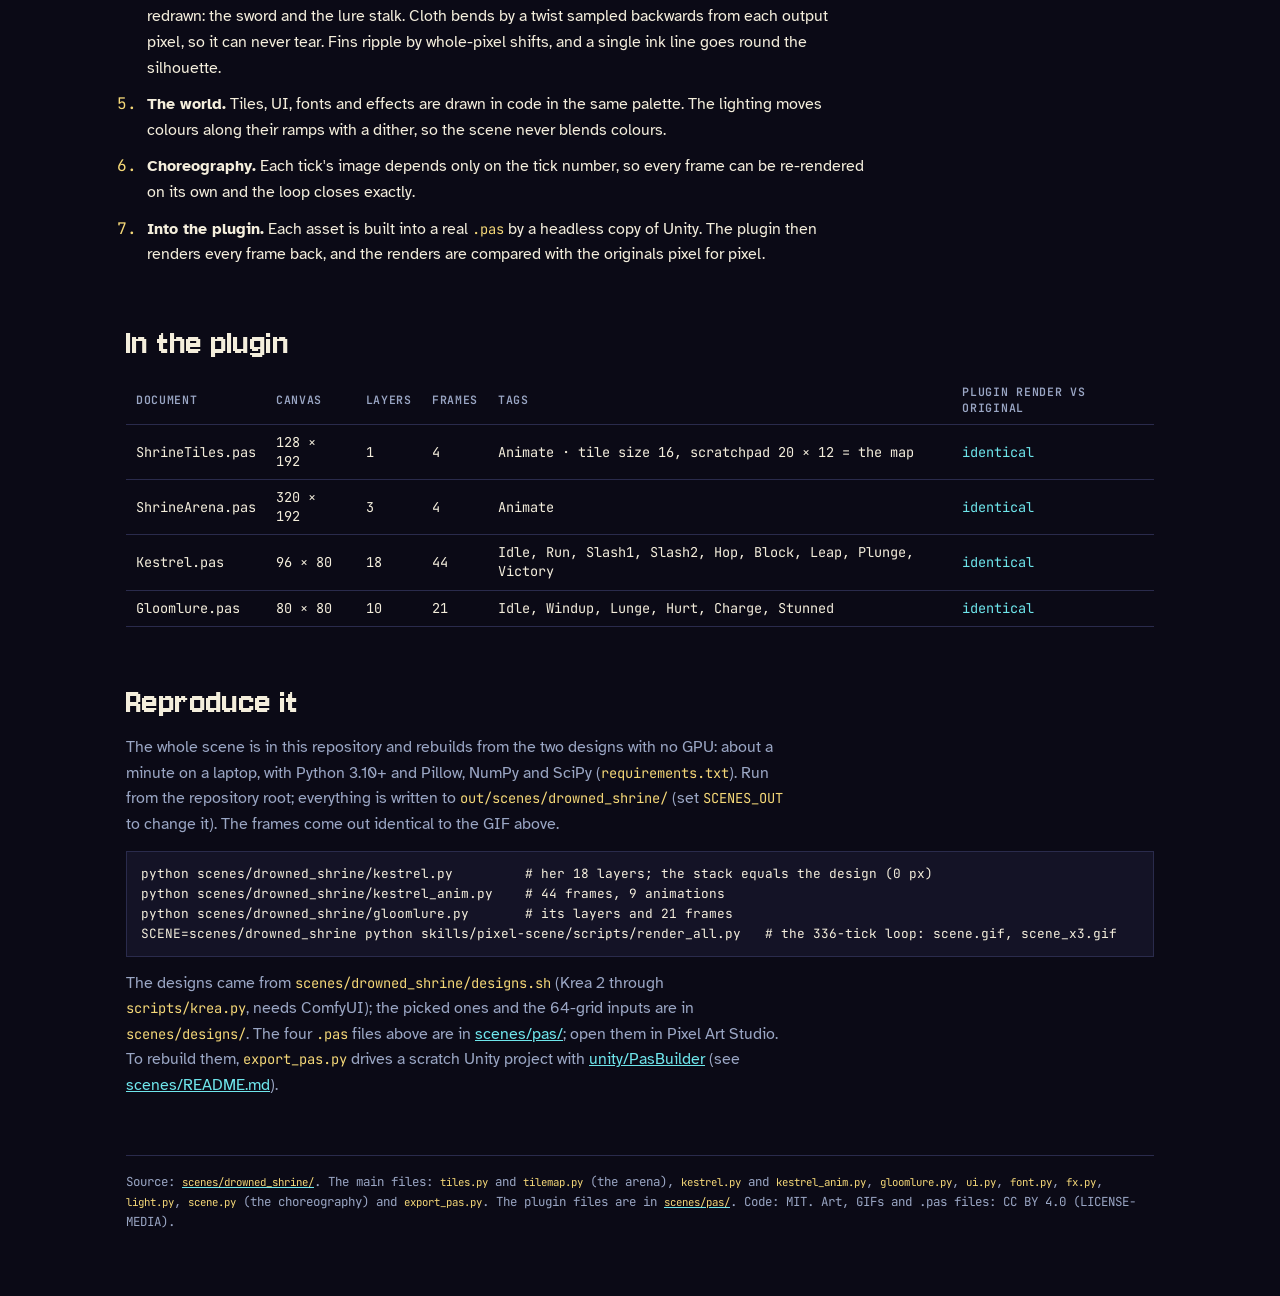
<file: docs/drowned-shrine/index.html>
<!doctype html>
<html lang="en">
<head>
<meta charset="utf-8">
<meta name="viewport" content="width=device-width, initial-scale=1">
<title>The Drowned Shrine</title>
<meta name="description" content="A looping turn-based battle scene built by an agent at pixel level: tiles, two fighters, effects and UI.">
<link rel="preconnect" href="https://fonts.googleapis.com">
<link rel="preconnect" href="https://fonts.gstatic.com" crossorigin>
<link rel="stylesheet" href="https://fonts.googleapis.com/css2?family=Jersey+10&family=Atkinson+Hyperlegible:wght@400;700&family=JetBrains+Mono:wght@400;600&display=swap">
<style>
:root {
  color-scheme: dark;
  --ground: #0B0A16; --deep: #141326; --panel: #1E1D38; --rule: #2A2B4C;
  --ink: #F4EEDC; --muted: #9AA6C4; --gold: #F5D878; --gold-dim: #A8782C; --glow: #6FE6EC; --crimson: #E0564E;
  --display: "Jersey 10", "JetBrains Mono", ui-monospace, monospace;
  --body: "Atkinson Hyperlegible", system-ui, -apple-system, "Segoe UI", sans-serif;
  --mono: "JetBrains Mono", ui-monospace, Menlo, monospace;
}
* { box-sizing: border-box; }
body { background: var(--ground); color: var(--ink); font: 400 16px/1.6 var(--body); margin: 0; }
main { max-width: 1060px; margin: 0 auto; padding-inline: 16px; padding-block: 32px 64px; display: grid; gap: 56px; }
h1, h2, h3 { font-family: var(--display); font-weight: 400; margin: 0; text-wrap: balance; letter-spacing: 0.01em; }
h1 { font-size: clamp(3rem, 9vw, 5.4rem); line-height: 0.9; color: var(--gold); }
h2 { font-size: 2.4rem; line-height: 1; }
h3 { font-size: 1.7rem; line-height: 1; }
p { margin: 0; max-width: 66ch; }
.muted { color: var(--muted); }
.eyebrow { font: 600 0.72rem/1.2 var(--mono); letter-spacing: 0.14em; text-transform: uppercase; color: var(--glow); }
.stack { display: grid; gap: 14px; }
img.px { image-rendering: pixelated; image-rendering: crisp-edges; display: block; max-width: 100%; height: auto; }
.hero { display: grid; gap: 12px; }
.screen { background: #000; border: 3px solid var(--ink); outline: 3px solid var(--ground); box-shadow: 0 0 0 6px var(--gold-dim); max-width: 960px; }
.screen img { width: 960px; }
.caption { font: 400 0.82rem/1.5 var(--mono); color: var(--muted); }
.beats { display: grid; grid-template-columns: repeat(auto-fill, minmax(min(100%, 150px), 1fr)); gap: 12px; }
.beat { display: grid; gap: 6px; align-content: start; }
.beat img { width: 100%; border: 1px solid var(--rule); }
.beat b { font-family: var(--display); font-size: 1.35rem; font-weight: 400; line-height: 1; color: var(--gold); }
.beat span { font-size: 0.84rem; color: var(--muted); line-height: 1.4; }
.beat .t { font: 600 0.7rem/1 var(--mono); color: var(--glow); letter-spacing: 0.06em; }
.cast { display: grid; grid-template-columns: repeat(auto-fit, minmax(min(100%, 460px), 1fr)); gap: 28px; }
.fighter { background: var(--deep); border: 1px solid var(--rule); padding: 18px; display: grid; gap: 16px; align-content: start; }
.fighter header { display: grid; gap: 4px; }
.pair { display: grid; grid-template-columns: 1fr 1fr; gap: 10px; }
.pair figure { margin: 0; display: grid; gap: 6px; }
.pair img { width: 100%; }
.label { font: 600 0.7rem/1.3 var(--mono); color: var(--muted); letter-spacing: 0.05em; text-transform: uppercase; }
.anims { display: grid; grid-template-columns: repeat(auto-fill, minmax(140px, 1fr)); gap: 10px; }
.anims figure { margin: 0; display: grid; gap: 4px; }
.anims img { width: 100%; }
.anims figcaption { font: 400 0.75rem/1.3 var(--mono); color: var(--muted); }
.anims figcaption b { color: var(--ink); font-weight: 600; }
details { border-top: 1px solid var(--rule); padding-top: 10px; }
details summary { cursor: pointer; font: 600 0.8rem/1.4 var(--mono); color: var(--glow); }
details summary:focus-visible, a:focus-visible { outline: 2px solid var(--gold); outline-offset: 3px; }
.wide { overflow-x: auto; margin-top: 10px; }
.wide img { min-width: 640px; width: 100%; }
.two { display: grid; grid-template-columns: repeat(auto-fit, minmax(min(100%, 420px), 1fr)); gap: 20px; align-items: start; }
.two figure { margin: 0; display: grid; gap: 8px; }
.facts { display: flex; flex-wrap: wrap; gap: 8px 18px; font: 400 0.82rem/1.4 var(--mono); color: var(--muted); }
.facts b { color: var(--ink); font-weight: 600; font-variant-numeric: tabular-nums; }
ol.steps { margin: 0; padding-left: 1.3em; display: grid; gap: 10px; max-width: 74ch; }
ol.steps li::marker { color: var(--gold); font-family: var(--mono); }
.table { overflow-x: auto; }
table { border-collapse: collapse; width: 100%; min-width: 560px; font: 400 0.85rem/1.4 var(--mono); }
th, td { text-align: left; padding: 8px 10px; border-bottom: 1px solid var(--rule); font-variant-numeric: tabular-nums; }
th { color: var(--muted); font-weight: 600; font-size: 0.72rem; letter-spacing: 0.06em; text-transform: uppercase; }
td.ok { color: var(--glow); }
pre.cmd { margin: 0; padding: 12px 14px; background: var(--deep); border: 1px solid var(--rule); overflow-x: auto; font: 400 0.8rem/1.55 var(--mono); color: var(--ink); }
footer a, .stack a { color: var(--glow); }
footer { font: 400 0.78rem/1.6 var(--mono); color: var(--muted); border-top: 1px solid var(--rule); padding-top: 16px; }
code { font-family: var(--mono); font-size: 0.86em; color: var(--gold); }
</style>
<link rel="stylesheet" href="../assets/site-tabs.css">
</head>
<body>
<a class="site-skip" href="#content">Skip to content</a>
<nav class="site-tabs" aria-label="Site">
  <ul>
    <li><a href="../index.html">Pipeline</a></li>
    <li><a href="../pixel-art-studio/index.html">Pixel Art Studio</a></li>
    <li><a href="../office-chase/index.html">Office Chase</a></li>
    <li><a href="../ashen-peak/index.html">Ashen Peak</a></li>
    <li><a href="../drowned-shrine/index.html" aria-current="page">Drowned Shrine</a></li>
  </ul>
</nav>
<main id="content">
  <header class="stack">
    <span class="eyebrow">Pixel Art Studio · agent-built battle scene · 320 × 180 · 16 px tiles</span>
    <h1>The Drowned Shrine</h1>
    <p>A turn-based battle in the style of <em>Sea of Stars</em> (2023), with an original cast and setting. A swordswoman
      fights a floating anglerfish spirit in a flooded shrine at night. Krea 2 drew the two character designs and nothing
      else. The agent drew all the rest in code, pixel by pixel: the tiles, every animation frame, the effects, the
      lighting and the UI. The loop is 336 ticks of 80 ms, about 27 seconds.</p>
  </header>

  <section class="hero">
    <div class="screen"><img class="px" src="media/shrine.gif" alt="The full looping battle: intro, attack, bite and block, the charge, Dawn Cleave, victory" width="960" height="540"></div>
    <p class="caption">The full loop at 3×. The GIF is 320 × 180 native, scaled up by your browser without smoothing.</p>
  </section>

  <section class="stack">
    <h2>The fight, beat by beat</h2>
    <div class="beats">
      <div class="beat"><img class="px" src="media/key_24.png" alt="the boss rising from the pool"><span class="t">0.0 – 3.6 s</span><b>It rises</b><span>Bubbles, a water plume, and the Gloomlure surfaces. The name plates slide in.</span></div>
      <div class="beat"><img class="px" src="media/key_84.png" alt="the timed second slash"><span class="t">3.7 – 8.0 s</span><b>Attack</b><span>Menu, dash, a forehand cut for 14, then a rising cut timed PERFECT! for 21.</span></div>
      <div class="beat"><img class="px" src="media/key_114.png" alt="the bite blocked"><span class="t">8.0 – 10.5 s</span><b>Abyssal Bite</b><span>The jaw opens wide and the eye blazes. Kestrel's timed BLOCK! keeps the hit to 8.</span></div>
      <div class="beat"><img class="px" src="media/key_150.png" alt="the boss gathering light with locks over it"><span class="t">10.6 – 13.8 s</span><b>The charge</b><span>The room darkens toward the lure. Three locks appear: sword, sun, sun.</span></div>
      <div class="beat"><img class="px" src="media/key_225.png" alt="Dawn Cleave's sunburst"><span class="t">13.8 – 20 s</span><b>Dawn Cleave</b><span>The slash breaks the sword lock, then a leaping sun-strike breaks both sun locks: BREAK!, 73.</span></div>
      <div class="beat"><img class="px" src="media/key_310.png" alt="victory"><span class="t">20 – 26.9 s</span><b>Victory</b><span>The boss dissolves into light motes and the lure sinks. Victory pose, rewards, fade, loop.</span></div>
    </div>
  </section>

  <section class="stack">
    <h2>The cast</h2>
    <p class="muted">Each fighter goes from Krea's design, to the agent's 64-grid version in the scene palette, to layers
      built back to front, to frames drawn one pose at a time.</p>
    <div class="cast">
      <article class="fighter">
        <header><span class="eyebrow">Humanoid · 96 × 80 canvas · 44 frames · 18 layers</span><h3>Kestrel</h3></header>
        <div class="pair">
          <figure><img class="px" src="media/kestrel_krea.png" alt="Krea 2 design"><span class="label">Krea 2 design</span></figure>
          <figure><img class="px" src="media/kestrel_grid.png" alt="the agent's 64-grid version"><span class="label">64 grid, scene palette</span></figure>
        </div>
        <p class="muted" style="font-size:.9rem">Every part is Krea's own pixels, including the limbs. Each leg is cut into a thigh, a shin and a cuffed boot, and each piece turns about its real hip, knee and ankle, with knee IK. Boots stay flat on the ground unless a pose tilts them. Her gloved forearms are one piece that turns about its root, and only the sword is redrawn, at wherever her gloves end up. The run is a classic 8-frame stride: contact, down, passing, push-off, heel kick, tuck, knee up, reach. Both legs use the near leg's pieces there, the far one a shade darker. The cloak and scarf tail are bent RotSprite-style, sampling backwards from each output pixel into an 8× copy of the design, so the cloth can't tear.</p>
        <div class="anims">
          <figure><img class="px" src="media/kestrel_idle.gif" alt="idle"><figcaption><b>Idle</b> · 6</figcaption></figure>
          <figure><img class="px" src="media/kestrel_run.gif" alt="run"><figcaption><b>Run</b> · 8</figcaption></figure>
          <figure><img class="px" src="media/kestrel_slash1.gif" alt="forehand slash"><figcaption><b>Slash</b> · 5</figcaption></figure>
          <figure><img class="px" src="media/kestrel_slash2.gif" alt="rising slash"><figcaption><b>Rising slash</b> · 5</figcaption></figure>
          <figure><img class="px" src="media/kestrel_hop.gif" alt="hop back"><figcaption><b>Hop back</b> · 4</figcaption></figure>
          <figure><img class="px" src="media/kestrel_block.gif" alt="block"><figcaption><b>Block</b> · 3</figcaption></figure>
          <figure><img class="px" src="media/kestrel_leap.gif" alt="leap with glowing sword"><figcaption><b>Leap</b> · 4</figcaption></figure>
          <figure><img class="px" src="media/kestrel_plunge.gif" alt="plunging strike"><figcaption><b>Plunge</b> · 3</figcaption></figure>
          <figure><img class="px" src="media/kestrel_victory.gif" alt="victory"><figcaption><b>Victory</b> · 6</figcaption></figure>
        </div>
        <details><summary>Her layers (stack = design, 0 px different)</summary><div class="wide"><img class="px" src="media/kestrel_layers.png" alt="Kestrel layer sheet"></div></details>
      </article>
      <article class="fighter">
        <header><span class="eyebrow">Non-humanoid · 80 × 80 canvas · 21 frames</span><h3>Gloomlure</h3></header>
        <div class="pair">
          <figure><img class="px" src="media/gloomlure_krea.png" alt="Krea 2 design"><span class="label">Krea 2 design</span></figure>
          <figure><img class="px" src="media/gloomlure_grid.png" alt="the agent's 64-grid version"><span class="label">64 grid, scene palette</span></figure>
        </div>
        <p class="muted" style="font-size:.9rem">Nine layers. The jaw hinges at the back of the mouth over a hand-painted throat, the stalk is redrawn as a curve,
          and the fins ripple with whole-pixel column and row shifts. Its eye has three hand-drawn states: squint, blaze and stun swirl.</p>
        <div class="anims">
          <figure><img class="px" src="media/gloomlure_idle.gif" alt="idle"><figcaption><b>Idle</b> · 6</figcaption></figure>
          <figure><img class="px" src="media/gloomlure_windup.gif" alt="wind-up"><figcaption><b>Wind-up</b> · 2</figcaption></figure>
          <figure><img class="px" src="media/gloomlure_lunge.gif" alt="lunge bite"><figcaption><b>Lunge</b> · 3</figcaption></figure>
          <figure><img class="px" src="media/gloomlure_hurt.gif" alt="hurt"><figcaption><b>Hurt</b> · 2</figcaption></figure>
          <figure><img class="px" src="media/gloomlure_charge.gif" alt="charging the lure"><figcaption><b>Charge</b> · 4</figcaption></figure>
          <figure><img class="px" src="media/gloomlure_stunned.gif" alt="stunned"><figcaption><b>Stunned</b> · 4</figcaption></figure>
        </div>
        <details><summary>Its layers (stack = design, 0 px different)</summary><div class="wide"><img class="px" src="media/gloomlure_layers.png" alt="Gloomlure layer sheet"></div></details>
      </article>
    </div>
  </section>

  <section class="stack">
    <h2>The arena</h2>
    <div class="facts"><span><b>91</b> unique tiles</span><span><b>16</b> px</span><span><b>20 × 12</b> map</span><span><b>3</b> layers: ground, deco, front</span><span><b>4</b>-frame water, flames, mushrooms, ferns</span></div>
    <div class="two">
      <figure><img class="px" src="media/arena.gif" alt="the arena map, animated, without fighters" style="width:100%"><span class="caption">The map with no fighters and no lighting. The pool's edge and corner tiles are picked from each cell's neighbours, and slabs that span two tiles break up the grid.</span></figure>
      <figure><img class="px" src="media/tileset.gif" alt="the tileset, animated" style="width:100%"><span class="caption">The tileset the map is built from, stored once per tile. The night is not painted into the tiles: every frame steps each colour down its ramp, and the braziers, mushrooms and lure step it back up.</span></figure>
    </div>
  </section>

  <section class="stack">
    <h2>UI and effects</h2>
    <p class="muted">Two bitmap fonts drawn glyph by glyph, framed panels, HP/MP bars with a draining "lost HP" ghost, menu and lock icons, and effects drawn per frame.</p>
    <div class="two">
      <figure><img class="px" src="media/ui_sheet.png" alt="UI kit" style="width:100%"><span class="caption">Plates, menu, skill submenu, locks (whole, cracked, shattering), cursor, banner.</span></figure>
      <figure><img class="px" src="media/font_sheet.png" alt="fonts" style="width:100%"><span class="caption">A 5 px UI font and a 7 px bold font for damage numbers and prompts.</span></figure>
      <figure><img class="px" src="media/fx_sheet.png" alt="effects" style="width:100%"><span class="caption">Slash trail, impact star, sunburst, splash, charge rings, stun stars, floor ripples.</span></figure>
      <figure><img class="px" src="media/plume_sheet.png" alt="water plume" style="width:100%"><span class="caption">The plume the boss surfaces through, 8 frames.</span></figure>
    </div>
  </section>

  <section class="stack">
    <h2>How it was made</h2>
    <ol class="steps">
      <li><b>Designs.</b> Krea 2 drew the two characters, two seeds each, with a limited palette of about 12 colours. The agent picked one of each.</li>
      <li><b>Into the scene's palette.</b> Krea's image already sits on a 16 px grid. The agent finds the grid, takes each cell's main colour, and maps it to the nearest colour in the scene's 16 colour ramps.</li>
      <li><b>Layers, back to front.</b> Each part keeps the design's visible pixels, and whatever a part hides is painted in by hand. The check: the stacked layers equal the design exactly.</li>
      <li><b>Frames.</b> Every frame is drawn from a pose. Design pieces (a thigh, a shin, a boot, a forearm, a jaw) turn about their real joints with RotSprite, and the knees come from IK. Only what has no fixed shape is redrawn: the sword and the lure stalk. Cloth bends by a twist sampled backwards from each output pixel, so it can never tear. Fins ripple by whole-pixel shifts, and a single ink line goes round the silhouette.</li>
      <li><b>The world.</b> Tiles, UI, fonts and effects are drawn in code in the same palette. The lighting moves colours along their ramps with a dither, so the scene never blends colours.</li>
      <li><b>Choreography.</b> Each tick's image depends only on the tick number, so every frame can be re-rendered on its own and the loop closes exactly.</li>
      <li><b>Into the plugin.</b> Each asset is built into a real <code>.pas</code> by a headless copy of Unity. The plugin then renders every frame back, and the renders are compared with the originals pixel for pixel.</li>
    </ol>
  </section>

  <section class="stack">
    <h2>In the plugin</h2>
    <div class="table"><table>
      <thead><tr><th>Document</th><th>Canvas</th><th>Layers</th><th>Frames</th><th>Tags</th><th>Plugin render vs original</th></tr></thead>
      <tbody>
        <tr><td>ShrineTiles.pas</td><td>128 × 192</td><td>1</td><td>4</td><td>Animate · tile size 16, scratchpad 20 × 12 = the map</td><td class="ok">identical</td></tr>
        <tr><td>ShrineArena.pas</td><td>320 × 192</td><td>3</td><td>4</td><td>Animate</td><td class="ok">identical</td></tr>
        <tr><td>Kestrel.pas</td><td>96 × 80</td><td>18</td><td>44</td><td>Idle, Run, Slash1, Slash2, Hop, Block, Leap, Plunge, Victory</td><td class="ok">identical</td></tr>
        <tr><td>Gloomlure.pas</td><td>80 × 80</td><td>10</td><td>21</td><td>Idle, Windup, Lunge, Hurt, Charge, Stunned</td><td class="ok">identical</td></tr>
      </tbody>
    </table></div>
  </section>

  <section class="stack">
    <h2>Reproduce it</h2>
    <p class="muted">The whole scene is in this repository and rebuilds from the two designs with no GPU: about a minute on a
      laptop, with Python 3.10+ and Pillow, NumPy and SciPy (<code>requirements.txt</code>). Run from the repository root;
      everything is written to <code>out/scenes/drowned_shrine/</code> (set <code>SCENES_OUT</code> to change it). The
      frames come out identical to the GIF above.</p>
    <pre class="cmd">python scenes/drowned_shrine/kestrel.py         # her 18 layers; the stack equals the design (0 px)
python scenes/drowned_shrine/kestrel_anim.py    # 44 frames, 9 animations
python scenes/drowned_shrine/gloomlure.py       # its layers and 21 frames
SCENE=scenes/drowned_shrine python skills/pixel-scene/scripts/render_all.py   # the 336-tick loop: scene.gif, scene_x3.gif</pre>
    <p class="muted">The designs came from <code>scenes/drowned_shrine/designs.sh</code> (Krea 2 through
      <code>scripts/krea.py</code>, needs ComfyUI); the picked ones and the 64-grid inputs are in <code>scenes/designs/</code>.
      The four <code>.pas</code> files above are in <a href="https://github.com/HardcoreBudget/Pixel-Art-Pipeline/tree/main/scenes/pas">scenes/pas/</a>; open them in Pixel Art Studio.
      To rebuild them, <code>export_pas.py</code> drives a scratch Unity project with
      <a href="https://github.com/HardcoreBudget/Pixel-Art-Pipeline/tree/main/unity/PasBuilder">unity/PasBuilder</a> (see <a href="https://github.com/HardcoreBudget/Pixel-Art-Pipeline/tree/main/scenes">scenes/README.md</a>).</p>
  </section>

  <footer>Source: <a href="https://github.com/HardcoreBudget/Pixel-Art-Pipeline/tree/main/scenes/drowned_shrine"><code>scenes/drowned_shrine/</code></a>. The main files: <code>tiles.py</code> and <code>tilemap.py</code> (the arena), <code>kestrel.py</code> and <code>kestrel_anim.py</code>,
    <code>gloomlure.py</code>, <code>ui.py</code>, <code>font.py</code>, <code>fx.py</code>, <code>light.py</code>, <code>scene.py</code> (the choreography) and <code>export_pas.py</code>.
    The plugin files are in <a href="https://github.com/HardcoreBudget/Pixel-Art-Pipeline/tree/main/scenes/pas"><code>scenes/pas/</code></a>. Code: MIT. Art, GIFs and .pas files: CC BY 4.0 (LICENSE-MEDIA).</footer>
</main>
</body>
</html>
</file>
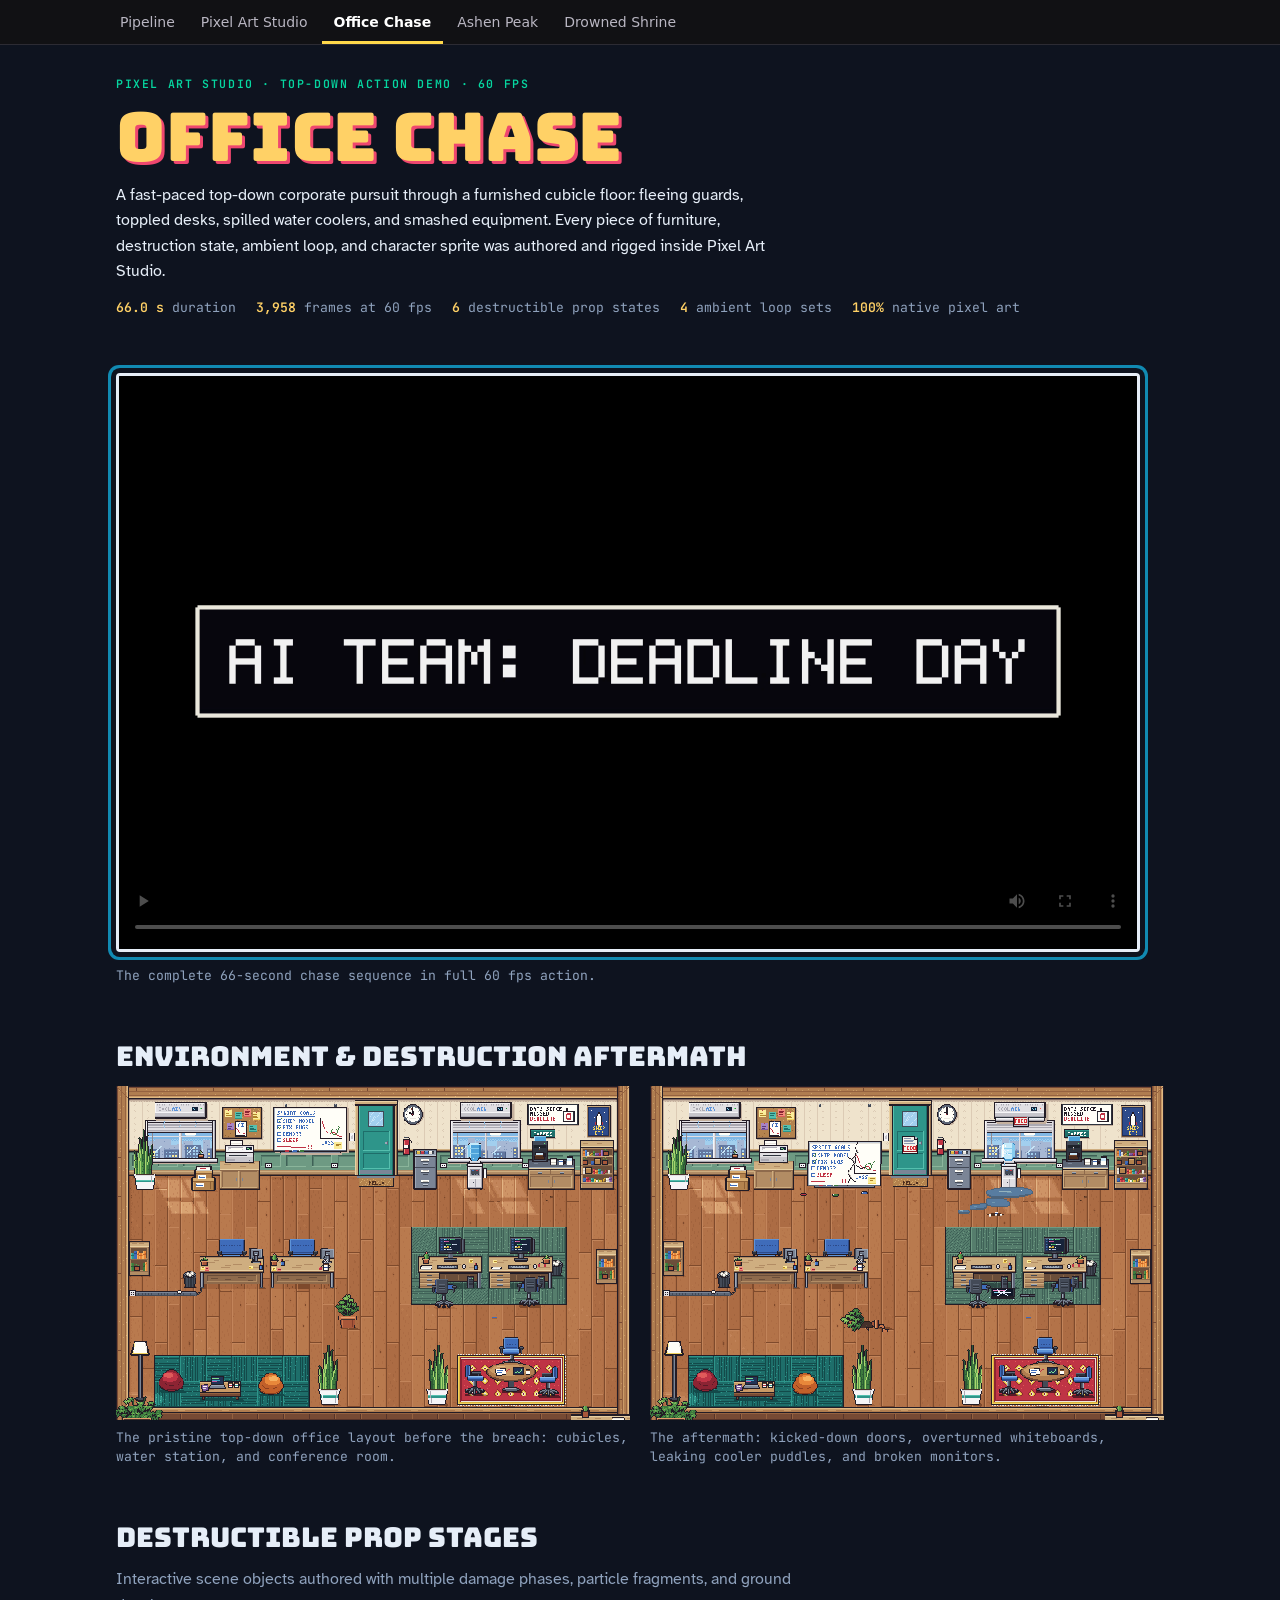
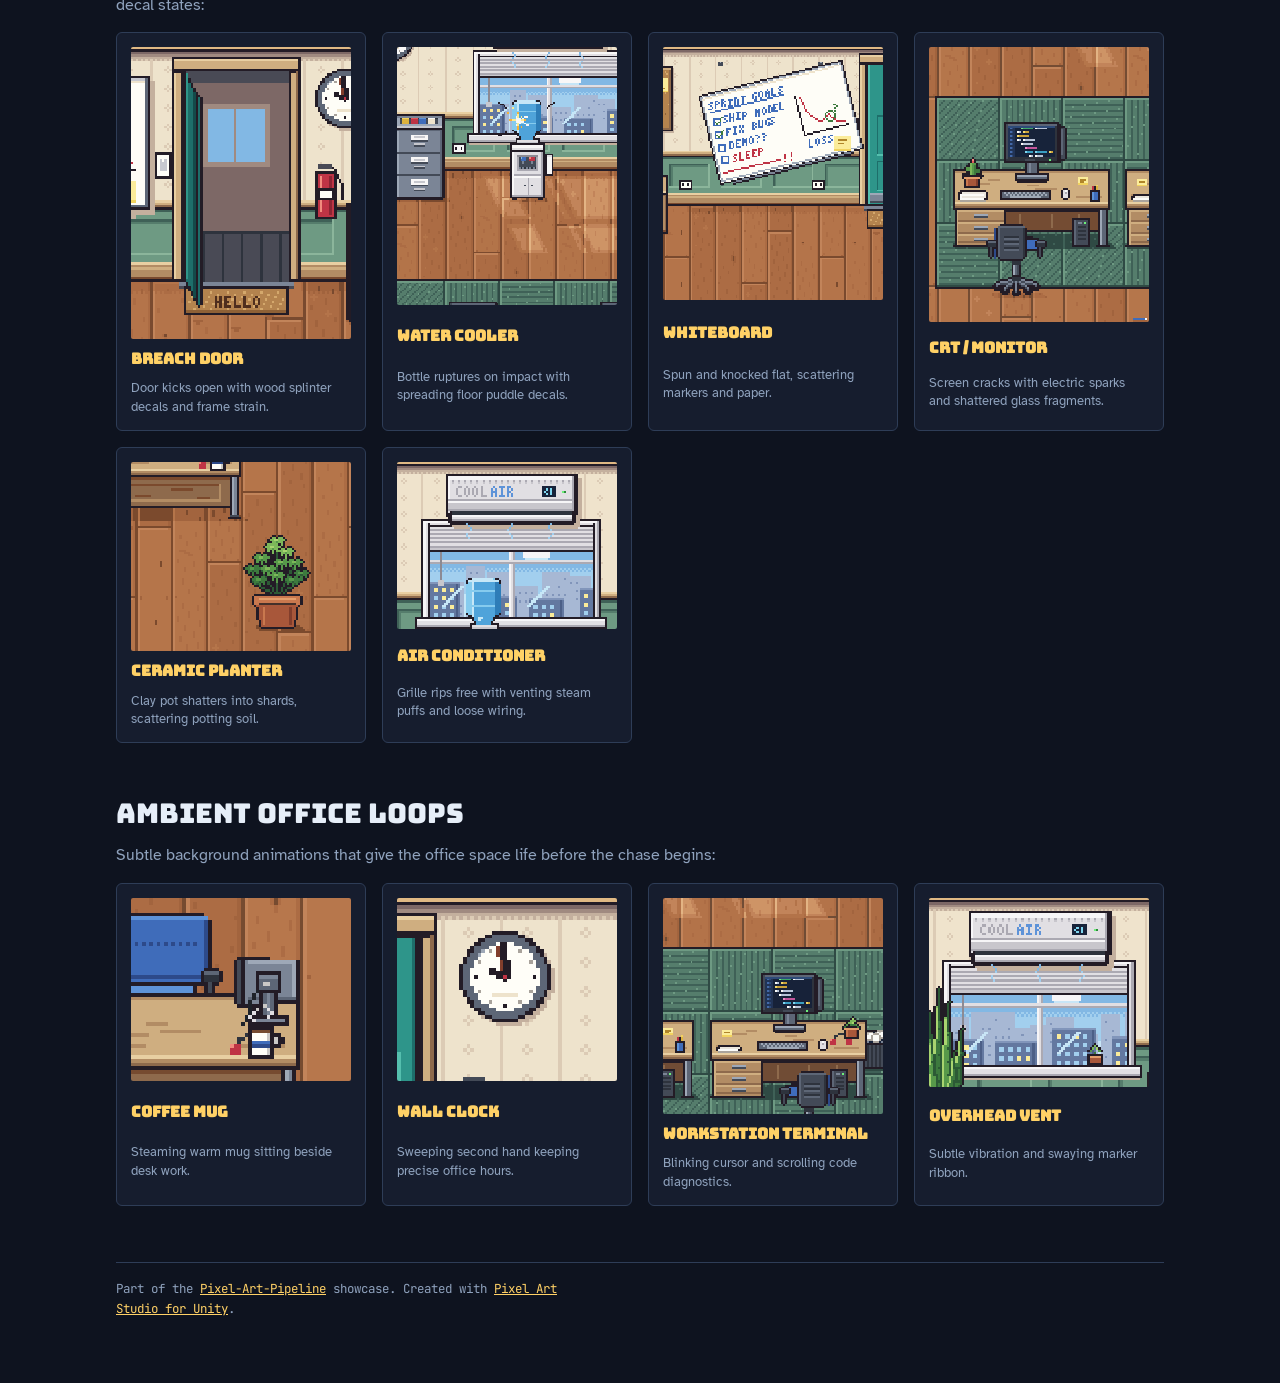
<file: docs/office-chase/index.html>
<!doctype html>
<html lang="en">
<head>
<meta charset="utf-8">
<meta name="viewport" content="width=device-width, initial-scale=1">
<title>Office Chase</title>
<meta name="description" content="A chaotic top-down corporate chase scene built with Pixel Art Studio: destructible furniture, ambient loops, and character pathing.">
<link rel="preconnect" href="https://fonts.googleapis.com">
<link rel="preconnect" href="https://fonts.gstatic.com" crossorigin>
<link rel="stylesheet" href="https://fonts.googleapis.com/css2?family=Bungee&family=Atkinson+Hyperlegible:wght@400;700&family=JetBrains+Mono:wght@400;600&display=swap">
<style>
:root {
  color-scheme: dark;
  --ground: #0e131f; --deep: #161d2e; --panel: #1f293d; --rule: #2e3d57;
  --ink: #e6eef8; --muted: #8fa2bd; --gold: #ffd166; --ember: #ef476f; --mint: #06d6a0; --cyan: #118ab2;
  --display: "Bungee", "JetBrains Mono", ui-monospace, monospace;
  --body: "Atkinson Hyperlegible", system-ui, -apple-system, "Segoe UI", sans-serif;
  --mono: "JetBrains Mono", ui-monospace, Menlo, monospace;
}
* { box-sizing: border-box; }
body { background: var(--ground); color: var(--ink); font: 400 16px/1.6 var(--body); margin: 0; }
main { max-width: 1080px; margin: 0 auto; padding-inline: 16px; padding-block: 32px 64px; display: grid; gap: 56px; }
h1, h2, h3 { font-family: var(--display); font-weight: 400; margin: 0; text-wrap: balance; }
h1 { font-size: clamp(2.4rem, 7vw, 4.2rem); line-height: 0.95; color: var(--gold); text-shadow: 3px 3px 0 #ef476f; }
h2 { font-size: 1.7rem; line-height: 1.1; color: var(--ink); }
h3 { font-size: 1.3rem; line-height: 1; }
p { margin: 0; max-width: 68ch; }
.muted { color: var(--muted); }
.eyebrow { font: 600 0.72rem/1.2 var(--mono); letter-spacing: 0.14em; text-transform: uppercase; color: var(--mint); }
.stack { display: grid; gap: 14px; }
img.px { image-rendering: pixelated; image-rendering: crisp-edges; display: block; max-width: 100%; height: auto; }
.screen { background: #000; border: 3px solid var(--ink); box-shadow: 0 0 0 5px var(--ground), 0 0 0 8px var(--cyan); max-width: 1024px; border-radius: 4px; overflow: hidden; }
.screen video { display: block; width: 100%; height: auto; }
.caption { font: 400 0.82rem/1.5 var(--mono); color: var(--muted); }
.facts { display: flex; flex-wrap: wrap; gap: 8px 20px; font: 400 0.82rem/1.4 var(--mono); color: var(--muted); }
.facts b { color: var(--gold); font-weight: 600; font-variant-numeric: tabular-nums; }
.gallery { display: grid; grid-template-columns: repeat(auto-fill, minmax(min(100%, 220px), 1fr)); gap: 16px; }
.card { background: var(--deep); border: 1px solid var(--rule); padding: 14px; border-radius: 6px; display: grid; gap: 8px; }
.card img { width: 100%; border-radius: 2px; }
.card b { font-family: var(--display); font-size: 0.95rem; color: var(--gold); }
.card span { font-size: 0.82rem; color: var(--muted); line-height: 1.4; }
.two { display: grid; grid-template-columns: repeat(auto-fit, minmax(min(100%, 460px), 1fr)); gap: 20px; align-items: start; }
.two figure { margin: 0; display: grid; gap: 8px; }
footer { font: 400 0.78rem/1.6 var(--mono); color: var(--muted); border-top: 1px solid var(--rule); padding-top: 16px; }
footer a { color: var(--gold); }
</style>
<link rel="stylesheet" href="../assets/site-tabs.css">
</head>
<body>
<a class="site-skip" href="#content">Skip to content</a>
<nav class="site-tabs" aria-label="Site">
  <ul>
    <li><a href="../index.html">Pipeline</a></li>
    <li><a href="../pixel-art-studio/index.html">Pixel Art Studio</a></li>
    <li><a href="../office-chase/index.html" aria-current="page">Office Chase</a></li>
    <li><a href="../ashen-peak/index.html">Ashen Peak</a></li>
    <li><a href="../drowned-shrine/index.html">Drowned Shrine</a></li>
  </ul>
</nav>

<main id="content">
  <header class="stack">
    <span class="eyebrow">Pixel Art Studio · Top-Down Action Demo · 60 FPS</span>
    <h1>Office Chase</h1>
    <p>A fast-paced top-down corporate pursuit through a furnished cubicle floor: fleeing guards, toppled desks,
      spilled water coolers, and smashed equipment. Every piece of furniture, destruction state, ambient loop, and
      character sprite was authored and rigged inside Pixel Art Studio.</p>
    <div class="facts">
      <span><b>66.0 s</b> duration</span>
      <span><b>3,958</b> frames at 60 fps</span>
      <span><b>6</b> destructible prop states</span>
      <span><b>4</b> ambient loop sets</span>
      <span><b>100%</b> native pixel art</span>
    </div>
  </header>

  <section class="stack">
    <div class="screen">
      <video controls preload="metadata" playsinline poster="media/poster.png">
        <source src="OfficeChase-v4-960x540.mp4" type="video/mp4">
      </video>
    </div>
    <p class="caption">The complete 66-second chase sequence in full 60 fps action.</p>
  </section>

  <section class="stack">
    <h2>Environment & Destruction Aftermath</h2>
    <div class="two">
      <figure>
        <img class="px" src="media/overview.png" alt="Office Stage Overview">
        <figcaption class="caption">The pristine top-down office layout before the breach: cubicles, water station, and conference room.</figcaption>
      </figure>
      <figure>
        <img class="px" src="media/aftermath.png" alt="Office Chase Aftermath">
        <figcaption class="caption">The aftermath: kicked-down doors, overturned whiteboards, leaking cooler puddles, and broken monitors.</figcaption>
      </figure>
    </div>
  </section>

  <section class="stack">
    <h2>Destructible Prop Stages</h2>
    <p class="muted">Interactive scene objects authored with multiple damage phases, particle fragments, and ground decal states:</p>
    <div class="gallery">
      <div class="card">
        <img class="px" src="media/break-door-x3.gif" alt="Breaching Door">
        <b>Breach Door</b>
        <span>Door kicks open with wood splinter decals and frame strain.</span>
      </div>
      <div class="card">
        <img class="px" src="media/break-cooler-puddles-x3.gif" alt="Water Cooler Rupture">
        <b>Water Cooler</b>
        <span>Bottle ruptures on impact with spreading floor puddle decals.</span>
      </div>
      <div class="card">
        <img class="px" src="media/break-whiteboard-x3.gif" alt="Toppled Whiteboard">
        <b>Whiteboard</b>
        <span>Spun and knocked flat, scattering markers and paper.</span>
      </div>
      <div class="card">
        <img class="px" src="media/break-monitor-x3.gif" alt="Smashed Screen">
        <b>CRT / Monitor</b>
        <span>Screen cracks with electric sparks and shattered glass fragments.</span>
      </div>
      <div class="card">
        <img class="px" src="media/break-plantpot-x3.gif" alt="Shattered Plant Pot">
        <b>Ceramic Planter</b>
        <span>Clay pot shatters into shards, scattering potting soil.</span>
      </div>
      <div class="card">
        <img class="px" src="media/break-ac-x3.gif" alt="AC Unit Failure">
        <b>Air Conditioner</b>
        <span>Grille rips free with venting steam puffs and loose wiring.</span>
      </div>
    </div>
  </section>

  <section class="stack">
    <h2>Ambient Office Loops</h2>
    <p class="muted">Subtle background animations that give the office space life before the chase begins:</p>
    <div class="gallery">
      <div class="card">
        <img class="px" src="media/loop-mug-steam-x3.gif" alt="Coffee Steam">
        <b>Coffee Mug</b>
        <span>Steaming warm mug sitting beside desk work.</span>
      </div>
      <div class="card">
        <img class="px" src="media/loop-clock-x3.gif" alt="Ticking Clock">
        <b>Wall Clock</b>
        <span>Sweeping second hand keeping precise office hours.</span>
      </div>
      <div class="card">
        <img class="px" src="media/loop-monitor-x3.gif" alt="Active Workstation">
        <b>Workstation Terminal</b>
        <span>Blinking cursor and scrolling code diagnostics.</span>
      </div>
      <div class="card">
        <img class="px" src="media/loop-ac-x3.gif" alt="AC Ventilation">
        <b>Overhead Vent</b>
        <span>Subtle vibration and swaying marker ribbon.</span>
      </div>
    </div>
  </section>

  <footer>
    <p>Part of the <a href="../index.html">Pixel-Art-Pipeline</a> showcase. Created with <a href="../pixel-art-studio/index.html">Pixel Art Studio for Unity</a>.</p>
  </footer>
</main>
</body>
</html>
</file>
<file: docs/assets/site-tabs.css>
/* The shared site tab bar. Neutral on purpose: the same dark strip on every page and in both colour schemes, so it
   sits above each showcase's own theme without restyling it. Everything is scoped to .site-tabs. */
.site-skip {
  position: absolute; left: 8px; top: -64px; z-index: 100;
  padding: 10px 14px; background: #f2f0ea; color: #111114; border-radius: 4px;
  font: 600 14px/1.2 system-ui, -apple-system, "Segoe UI", sans-serif; text-decoration: none;
}
.site-skip:focus { top: 8px; outline: 2px solid #ffd84a; outline-offset: 2px; }
.site-tabs {
  background: #111114; border-bottom: 1px solid #2c2b33; color: #e9e6df;
  font: 500 14px/1.2 system-ui, -apple-system, "Segoe UI", sans-serif;
  margin: 0; padding: 0;
}
/* the trailer page pads <body> sideways; reach the edges anyway */
body.site-body-padded .site-tabs { margin-inline: -16px; }
.site-tabs ul {
  list-style: none; margin: 0 auto; padding: 0 8px; max-width: 1080px;
  display: flex; gap: 2px; overflow-x: auto; scrollbar-width: none; -webkit-overflow-scrolling: touch;
}
.site-tabs ul::-webkit-scrollbar { display: none; }
.site-tabs li { flex: none; margin: 0; padding: 0; }
.site-tabs a {
  display: flex; align-items: center; min-height: 44px; padding: 0 12px;
  color: #b9b6c2; text-decoration: none; white-space: nowrap;
  border-bottom: 3px solid transparent; border-top: 3px solid transparent;
}
.site-tabs a:hover { color: #ffffff; border-bottom-color: #5b5868; }
.site-tabs a[aria-current="page"] { color: #ffffff; font-weight: 700; border-bottom-color: #ffd84a; }
.site-tabs a:focus-visible { outline: 2px solid #ffd84a; outline-offset: -4px; border-radius: 2px; }
.site-tabs .site-brand { color: #ffd84a; font-weight: 700; letter-spacing: 0.02em; }
@media (prefers-reduced-motion: reduce) { .site-tabs * { transition: none !important; } }
/* narrow screens: wrap instead of hiding the last tab behind a sideways scroll */
@media (max-width: 520px) {
  .site-tabs ul { flex-wrap: wrap; overflow-x: visible; padding: 2px 4px; }
  .site-tabs a { min-height: 40px; padding: 0 9px; font-size: 13.5px; }
}
</file>
